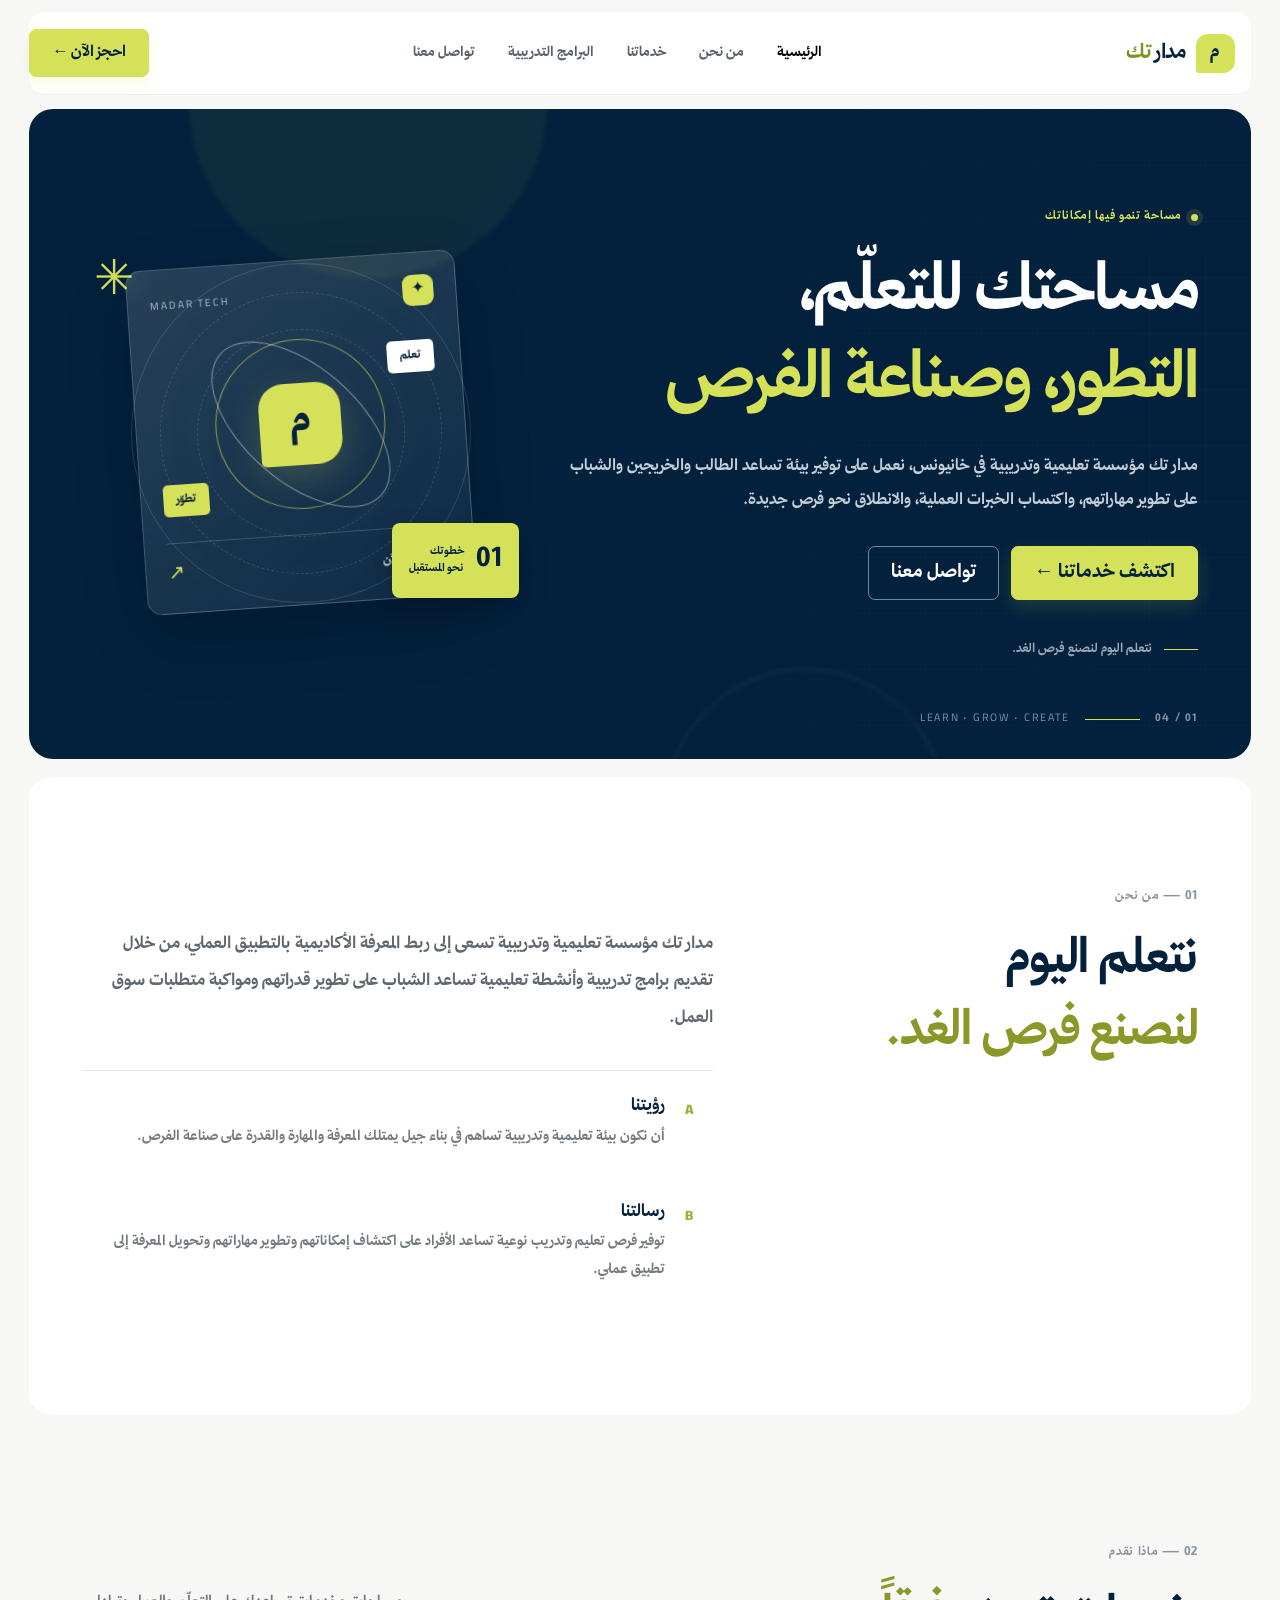
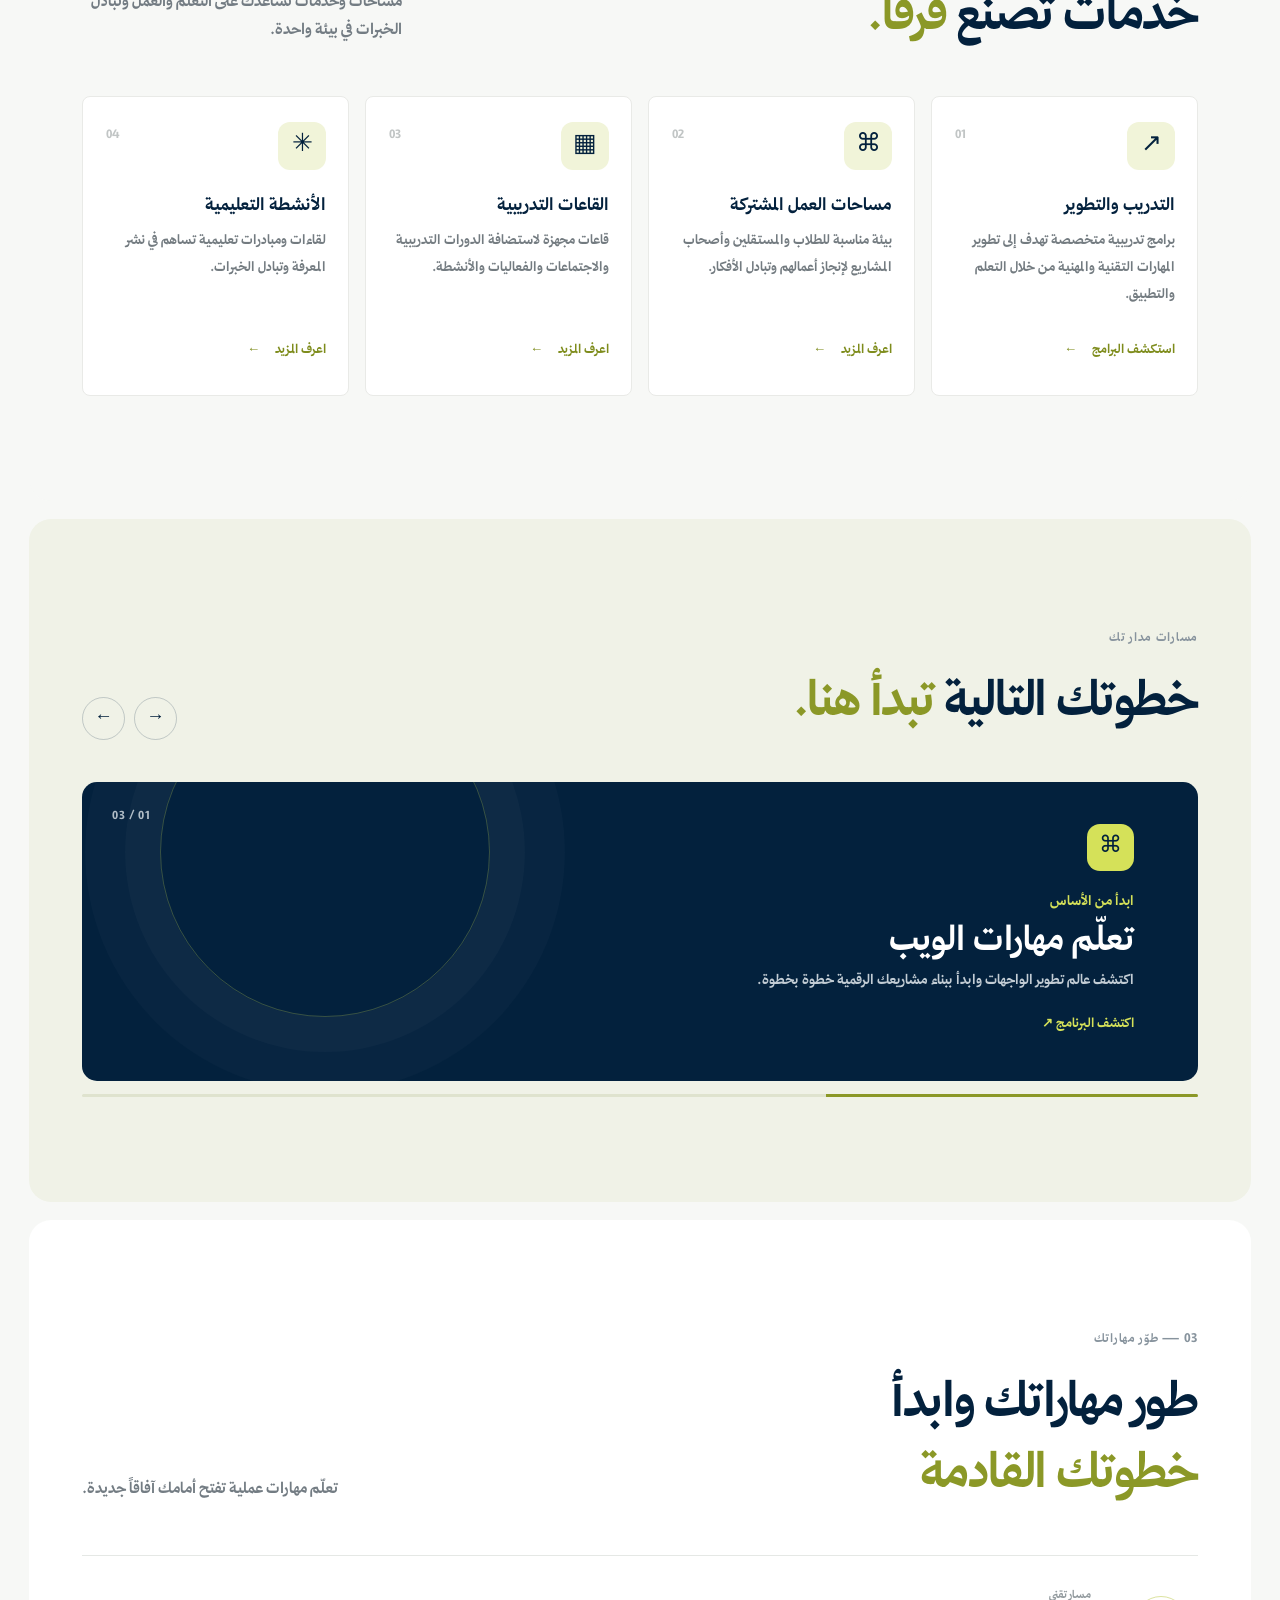
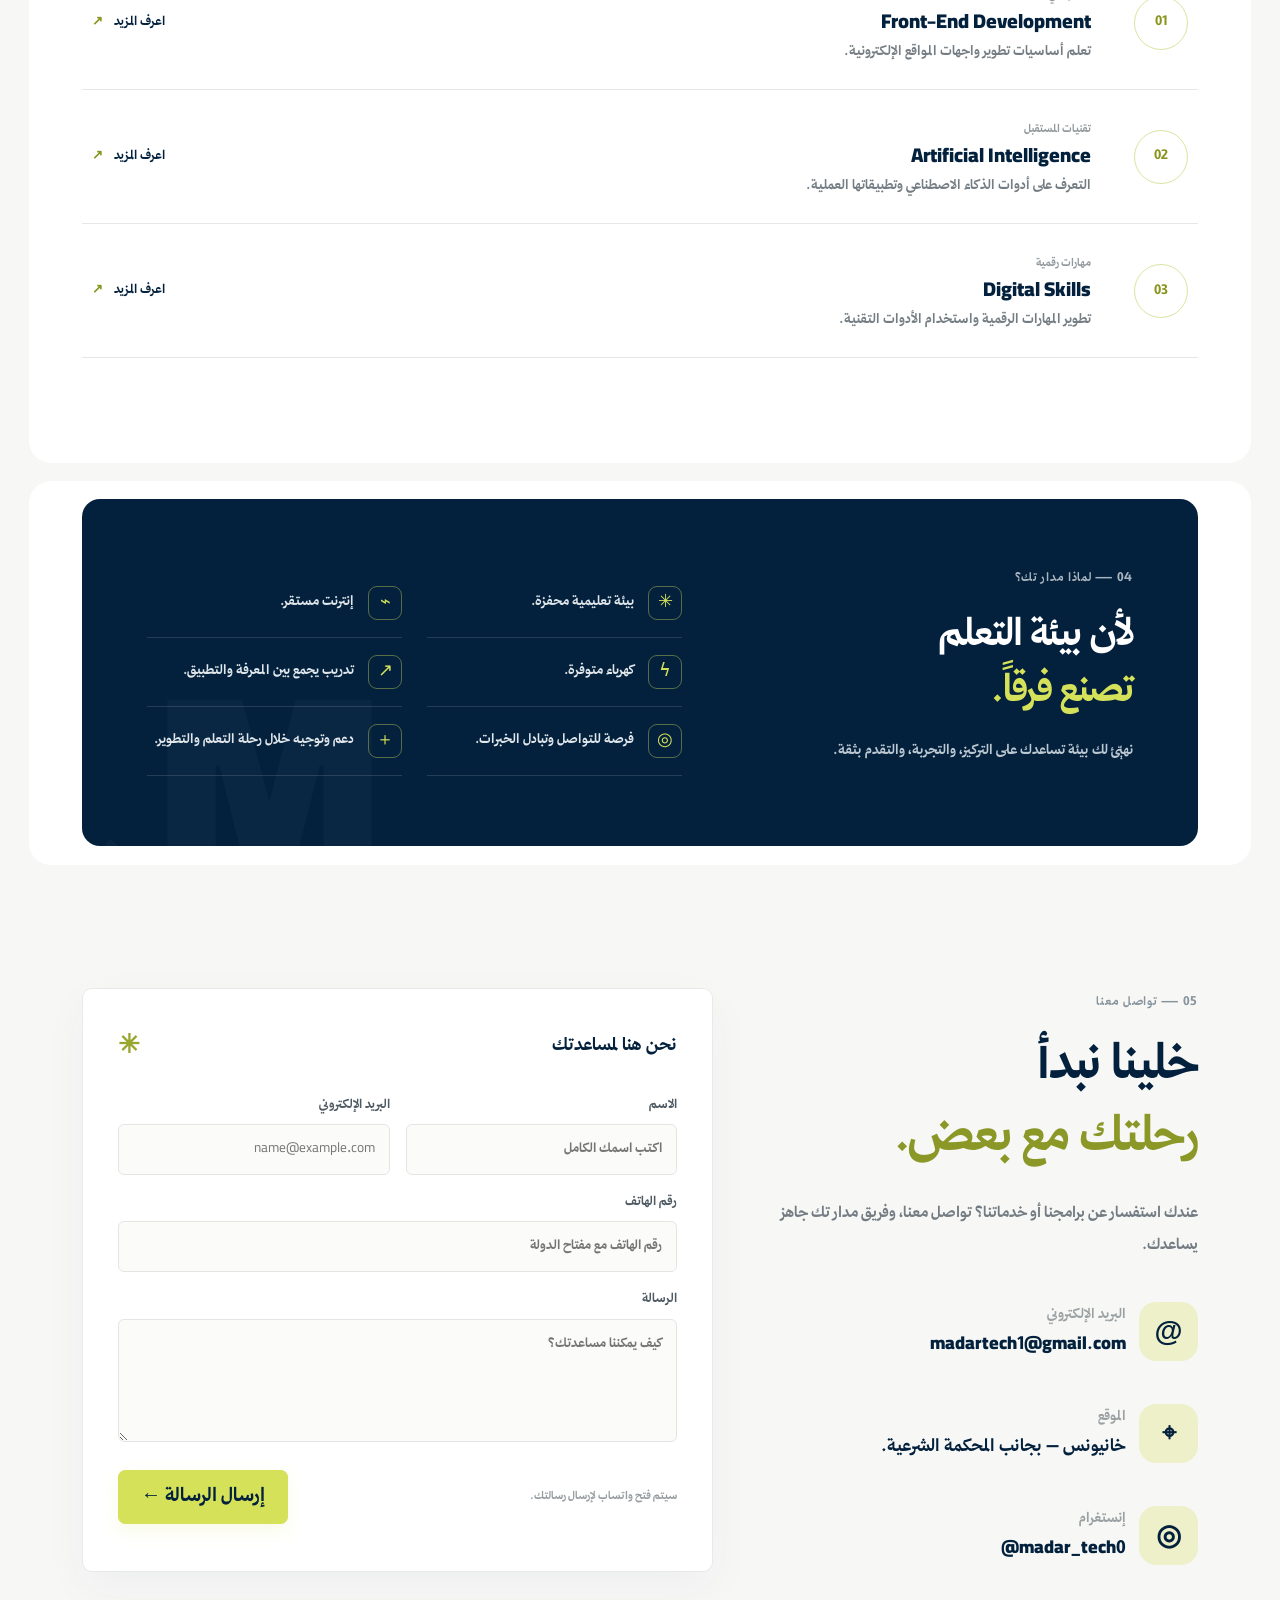
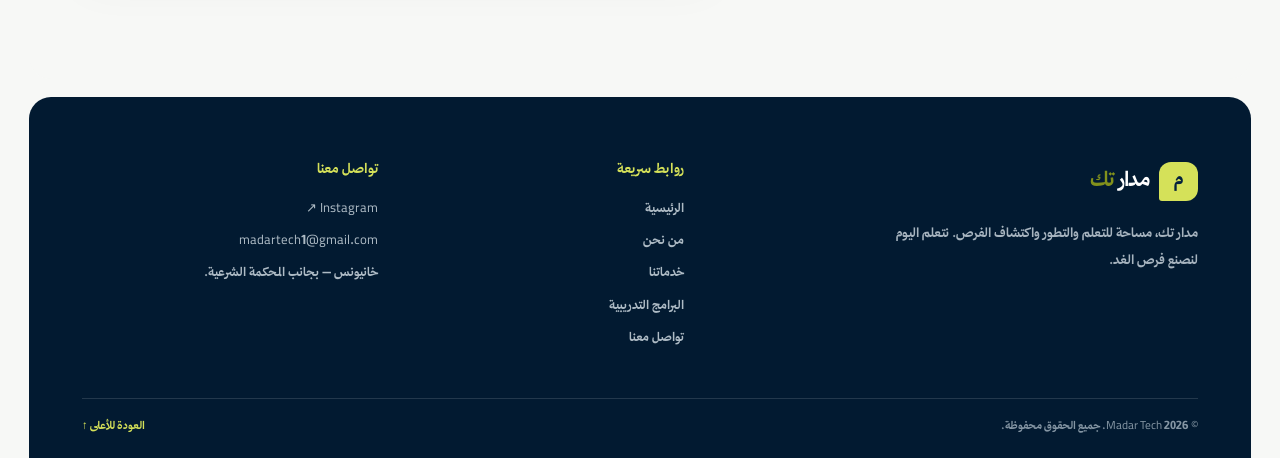
<file: madar tech landing page/index.html>
<!doctype html>
<html lang="ar" dir="rtl">
<head>
  <meta charset="utf-8">
  <meta name="viewport" content="width=device-width, initial-scale=1">
  <meta name="description" content="مدار تك - مساحتك للتعلّم، التطور، وصناعة الفرص">
  <title>مدار تك | نتعلم اليوم لنصنع فرص الغد</title>
  <link rel="preconnect" href="https://fonts.googleapis.com">
  <link rel="preconnect" href="https://fonts.gstatic.com" crossorigin>
  <link href="https://fonts.googleapis.com/css2?family=Cairo:wght@400;500;600;700;800;900&display=swap" rel="stylesheet">
  <link href="https://cdn.jsdelivr.net/npm/bootstrap@5.3.3/dist/css/bootstrap.min.css" rel="stylesheet">
  <link rel="stylesheet" href="css/style.css">
</head>
<body>
  <header class="site-header">
    <nav class="navbar navbar-expand-lg container" aria-label="التنقل الرئيسي">
      <a class="navbar-brand brand" href="#home" aria-label="مدار تك - الرئيسية">
        <span class="brand-mark">م</span><span>مدار <b>تك</b></span>
      </a>
      <button class="navbar-toggler" type="button" data-bs-toggle="collapse" data-bs-target="#mainNav"
        aria-controls="mainNav" aria-expanded="false" aria-label="فتح القائمة">
        <span class="navbar-toggler-icon"></span>
      </button>
      <div class="collapse navbar-collapse" id="mainNav">
        <ul class="navbar-nav mx-auto mb-2 mb-lg-0">
          <li class="nav-item"><a class="nav-link active" href="#home">الرئيسية</a></li>
          <li class="nav-item"><a class="nav-link" href="#about">من نحن</a></li>
          <li class="nav-item"><a class="nav-link" href="#services">خدماتنا</a></li>
          <li class="nav-item"><a class="nav-link" href="#programs">البرامج التدريبية</a></li>
          <li class="nav-item"><a class="nav-link" href="#contact">تواصل معنا</a></li>
        </ul>
        <a class="btn btn-lime nav-cta" href="#contact">احجز الآن <span aria-hidden="true">←</span></a>
      </div>
    </nav>
  </header>

  <main>
    <section class="hero-section" id="home">
      <div class="hero-orb orb-one"></div><div class="hero-orb orb-two"></div>
      <div class="container hero-content">
        <div class="row align-items-center g-5">
          <div class="col-lg-7">
            <span class="eyebrow"><span class="eyebrow-dot"></span> مساحة تنمو فيها إمكاناتك</span>
            <h1>مساحتك للتعلّم،<br><span>التطور، وصناعة الفرص</span></h1>
            <p class="hero-lead">مدار تك مؤسسة تعليمية وتدريبية في خانيونس، نعمل على توفير بيئة تساعد الطالب والخريجين والشباب على تطوير مهاراتهم، واكتساب الخبرات العملية، والانطلاق نحو فرص جديدة.</p>
            <div class="hero-actions">
              <a class="btn btn-lime btn-lg" href="#services">اكتشف خدماتنا <span aria-hidden="true">←</span></a>
              <a class="btn btn-outline-light btn-lg" href="#contact">تواصل معنا</a>
            </div>
            <div class="hero-note"><span class="note-line"></span> نتعلم اليوم لنصنع فرص الغد.</div>
          </div>
          <div class="col-lg-5">
            <div class="hero-visual" aria-label="تصميم تجريدي يرمز للتعلم والتطور">
              <div class="visual-grid"></div>
              <div class="visual-card card-main">
                <div class="visual-top"><span class="visual-icon">✦</span><span class="visual-label">MADAR TECH</span></div>
                <div class="visual-graphic"><div class="graphic-ring ring-a"></div><div class="graphic-ring ring-b"></div><div class="graphic-core">م</div><span class="float-chip chip-a">تعلم</span><span class="float-chip chip-b">تطوّر</span></div>
                <div class="visual-bottom"><span>ابدأ رحلتك الآن</span><span class="visual-arrow">↗</span></div>
              </div>
              <div class="floating-stat"><strong>01</strong><span>خطوتك<br>نحو المستقبل</span></div>
              <div class="floating-spark">✳</div>
            </div>
          </div>
        </div>
      </div>
      <div class="hero-bottom container"><span>01 / 04</span><span class="bottom-rule"></span><span>LEARN · GROW · CREATE</span></div>
    </section>

    <section class="section about-section" id="about">
      <div class="container">
        <div class="section-kicker">01 — من نحن</div>
        <div class="row g-5 align-items-start">
          <div class="col-lg-5"><h2 class="section-title">نتعلم اليوم<br><span>لنصنع فرص الغد.</span></h2></div>
          <div class="col-lg-7">
            <p class="about-intro">مدار تك مؤسسة تعليمية وتدريبية تسعى إلى ربط المعرفة الأكاديمية بالتطبيق العملي، من خلال تقديم برامج تدريبية وأنشطة تعليمية تساعد الشباب على تطوير قدراتهم ومواكبة متطلبات سوق العمل.</p>
            <div class="about-values">
              <article class="value-item value-hover-card"><span class="value-number">A</span><div><h3>رؤيتنا</h3><p>أن نكون بيئة تعليمية وتدريبية تساهم في بناء جيل يمتلك المعرفة والمهارة والقدرة على صناعة الفرص.</p></div></article>
              <article class="value-item value-hover-card"><span class="value-number">B</span><div><h3>رسالتنا</h3><p>توفير فرص تعليم وتدريب نوعية تساعد الأفراد على اكتشاف إمكاناتهم وتطوير مهاراتهم وتحويل المعرفة إلى تطبيق عملي.</p></div></article>
            </div>
          </div>
        </div>
      </div>
    </section>

    <section class="section services-section" id="services">
      <div class="container">
        <div class="section-heading">
          <div><div class="section-kicker">02 — ماذا نقدم</div><h2 class="section-title">خدمات تصنع <span>فرقاً.</span></h2></div>
          <p>مساحات وخدمات تساعدك على التعلّم والعمل وتبادل الخبرات في بيئة واحدة.</p>
        </div>
        <div class="row g-3">
          <div class="col-md-6 col-lg-3"><article class="service-card"><span class="service-icon">↗</span><span class="card-index">01</span><h3>التدريب والتطوير</h3><p>برامج تدريبية متخصصة تهدف إلى تطوير المهارات التقنية والمهنية من خلال التعلم والتطبيق.</p><a href="#programs" aria-label="استكشف البرامج التدريبية">استكشف البرامج <span>←</span></a></article></div>
          <div class="col-md-6 col-lg-3"><article class="service-card"><span class="service-icon">⌘</span><span class="card-index">02</span><h3>مساحات العمل المشتركة</h3><p>بيئة مناسبة للطلاب والمستقلين وأصحاب المشاريع لإنجاز أعمالهم وتبادل الأفكار.</p><a href="#contact">اعرف المزيد <span>←</span></a></article></div>
          <div class="col-md-6 col-lg-3"><article class="service-card"><span class="service-icon">▦</span><span class="card-index">03</span><h3>القاعات التدريبية</h3><p>قاعات مجهزة لاستضافة الدورات التدريبية والاجتماعات والفعاليات والأنشطة.</p><a href="#contact">اعرف المزيد <span>←</span></a></article></div>
          <div class="col-md-6 col-lg-3"><article class="service-card"><span class="service-icon">✳</span><span class="card-index">04</span><h3>الأنشطة التعليمية</h3><p>لقاءات ومبادرات تعليمية تساهم في نشر المعرفة وتبادل الخبرات.</p><a href="#contact">اعرف المزيد <span>←</span></a></article></div>
        </div>
      </div>
    </section>


    <section class="section spotlight-section" id="spotlight">
      <div class="container">
        <div class="section-heading">
          <div><div class="section-kicker">مسارات مدار تك</div><h2 class="section-title">خطوتك التالية <span>تبدأ هنا.</span></h2></div>
          <div class="slider-controls"><button type="button" class="slider-btn" id="slidePrev" aria-label="الشريحة السابقة">→</button><button type="button" class="slider-btn" id="slideNext" aria-label="الشريحة التالية">←</button></div>
        </div>
        <div class="spotlight-window">
          <div class="spotlight-track" id="spotlightTrack">
            <article class="spotlight-slide"><span class="slide-count">01 / 03</span><span class="slide-symbol">⌘</span><small>ابدأ من الأساس</small><h3>تعلّم مهارات الويب</h3><p>اكتشف عالم تطوير الواجهات وابدأ ببناء مشاريعك الرقمية خطوة بخطوة.</p><a href="#programs">اكتشف البرنامج ↗</a></article>
            <article class="spotlight-slide"><span class="slide-count">02 / 03</span><span class="slide-symbol">✳</span><small>اكتشف أدوات المستقبل</small><h3>الذكاء الاصطناعي</h3><p>تعرّف على أدوات الذكاء الاصطناعي وكيف توظفها في الدراسة والعمل.</p><a href="#programs">اكتشف البرنامج ↗</a></article>
            <article class="spotlight-slide"><span class="slide-count">03 / 03</span><span class="slide-symbol">↗</span><small>طوّر حضورك الرقمي</small><h3>المهارات الرقمية</h3><p>عزّز مهاراتك الرقمية واستخدم الأدوات التقنية بثقة وفاعلية.</p><a href="#programs">اكتشف البرنامج ↗</a></article>
          </div>
        </div>
        <div class="slider-progress"><span id="sliderProgress"></span></div>
      </div>
    </section>

    <section class="section programs-section" id="programs">
      <div class="container">
        <div class="section-heading">
          <div><div class="section-kicker">03 — طوّر مهاراتك</div><h2 class="section-title">طور مهاراتك وابدأ<br><span>خطوتك القادمة</span></h2></div>
          <p>تعلّم مهارات عملية تفتح أمامك آفاقاً جديدة.</p>
        </div>
        <div class="program-list">
          <article class="program-row"><div class="program-symbol">01</div><div class="program-info"><span>مسار تقني</span><h3>Front-End Development</h3><p>تعلم أساسيات تطوير واجهات المواقع الإلكترونية.</p></div><a class="program-link" href="#contact" aria-label="اعرف المزيد عن Front-End Development">اعرف المزيد <span>↗</span></a></article>
          <article class="program-row"><div class="program-symbol">02</div><div class="program-info"><span>تقنيات المستقبل</span><h3>Artificial Intelligence</h3><p>التعرف على أدوات الذكاء الاصطناعي وتطبيقاتها العملية.</p></div><a class="program-link" href="#contact" aria-label="اعرف المزيد عن Artificial Intelligence">اعرف المزيد <span>↗</span></a></article>
          <article class="program-row"><div class="program-symbol">03</div><div class="program-info"><span>مهارات رقمية</span><h3>Digital Skills</h3><p>تطوير المهارات الرقمية واستخدام الأدوات التقنية.</p></div><a class="program-link" href="#contact" aria-label="اعرف المزيد عن Digital Skills">اعرف المزيد <span>↗</span></a></article>
        </div>
      </div>
    </section>

    <section class="why-section">
      <div class="container">
        <div class="why-panel">
          <div class="why-heading"><div class="section-kicker">04 — لماذا مدار تك؟</div><h2 class="section-title">لأن بيئة التعلم<br><span>تصنع فرقاً.</span></h2><p>نهيّئ لك بيئة تساعدك على التركيز، والتجربة، والتقدم بثقة.</p></div>
          <div class="features-grid">
            <div class="feature"><span>✳</span><p>بيئة تعليمية محفزة.</p></div>
            <div class="feature"><span>⌁</span><p>إنترنت مستقر.</p></div>
            <div class="feature"><span>ϟ</span><p>كهرباء متوفرة.</p></div>
            <div class="feature"><span>↗</span><p>تدريب يجمع بين المعرفة والتطبيق.</p></div>
            <div class="feature"><span>◎</span><p>فرصة للتواصل وتبادل الخبرات.</p></div>
            <div class="feature"><span>＋</span><p>دعم وتوجيه خلال رحلة التعلم والتطوير.</p></div>
          </div>
          <div class="why-decoration">M.</div>
        </div>
      </div>
    </section>

    <section class="section contact-section" id="contact">
      <div class="container">
        <div class="row g-5">
          <div class="col-lg-5 contact-copy"><div class="section-kicker">05 — تواصل معنا</div><h2 class="section-title">خلينا نبدأ<br><span>رحلتك مع بعض.</span></h2><p>عندك استفسار عن برامجنا أو خدماتنا؟ تواصل معنا، وفريق مدار تك جاهز يساعدك.</p>
            <div class="contact-details contact-details-reference">
              <a href="mailto:madartech1@gmail.com" class="contact-detail-row"><span class="detail-icon email-icon">@</span><span class="detail-text"><small>البريد الإلكتروني</small><strong>madartech1@gmail.com</strong></span></a>
              <div class="contact-detail-row"><span class="detail-icon location-icon">⌖</span><span class="detail-text"><small>الموقع</small><strong>خانيونس – بجانب المحكمة الشرعية.</strong></span></div>
              <a href="https://www.instagram.com/madar_tech0" target="_blank" rel="noopener" class="contact-detail-row"><span class="detail-icon instagram-icon">◎</span><span class="detail-text"><small>إنستغرام</small><strong dir="ltr">@madar_tech0</strong></span></a>
            </div>
          </div>
          <div class="col-lg-7">
            <form class="contact-form" id="contactForm">
              <div class="form-heading"><span>نحن هنا لمساعدتك</span><span class="form-star">✳</span></div>
              <div class="row g-3">
                <div class="col-md-6"><label for="name">الاسم</label><input id="name" name="name" type="text" placeholder="اكتب اسمك الكامل" required></div>
                <div class="col-md-6"><label for="email">البريد الإلكتروني</label><input id="email" name="email" type="email" placeholder="name@example.com" required></div>
                <div class="col-12"><label for="phone">رقم الهاتف</label><input id="phone" name="phone" type="tel" placeholder="رقم الهاتف مع مفتاح الدولة" required></div>
                <div class="col-12"><label for="message">الرسالة</label><textarea id="message" name="message" rows="4" placeholder="كيف يمكننا مساعدتك؟" required></textarea></div>
                <div class="col-12 d-flex align-items-center justify-content-between flex-wrap gap-3"><small class="form-hint">سيتم فتح واتساب لإرسال رسالتك.</small><button class="btn btn-lime btn-lg" type="submit">إرسال الرسالة <span>←</span></button></div>
              </div>
              <p class="form-feedback" id="formFeedback" role="status" aria-live="polite"></p>
            </form>
          </div>
        </div>
      </div>
    </section>
  </main>

  <footer class="site-footer">
    <div class="container">
      <div class="footer-main">
        <div class="footer-brand"><a class="brand brand-light" href="#home"><span class="brand-mark">م</span><span>مدار <b>تك</b></span></a><p>مدار تك، مساحة للتعلم والتطور واكتشاف الفرص. نتعلم اليوم لنصنع فرص الغد.</p></div>
        <div class="footer-links"><h3>روابط سريعة</h3><a href="#home">الرئيسية</a><a href="#about">من نحن</a><a href="#services">خدماتنا</a><a href="#programs">البرامج التدريبية</a><a href="#contact">تواصل معنا</a></div>
        <div class="footer-links"><h3>تواصل معنا</h3><a href="https://www.instagram.com/madar_tech0" target="_blank" rel="noopener">Instagram ↗</a><a href="mailto:madartech1@gmail.com">madartech1@gmail.com</a><span>خانيونس – بجانب المحكمة الشرعية.</span></div>
      </div>
      <div class="footer-bottom"><span>© <span id="year"></span> Madar Tech. جميع الحقوق محفوظة.</span><a href="#home">العودة للأعلى ↑</a></div>
    </div>
  </footer>

  <script src="https://cdn.jsdelivr.net/npm/bootstrap@5.3.3/dist/js/bootstrap.bundle.min.js"></script>
  <script src="js/main.js"></script>
</body>
</html>
</file>
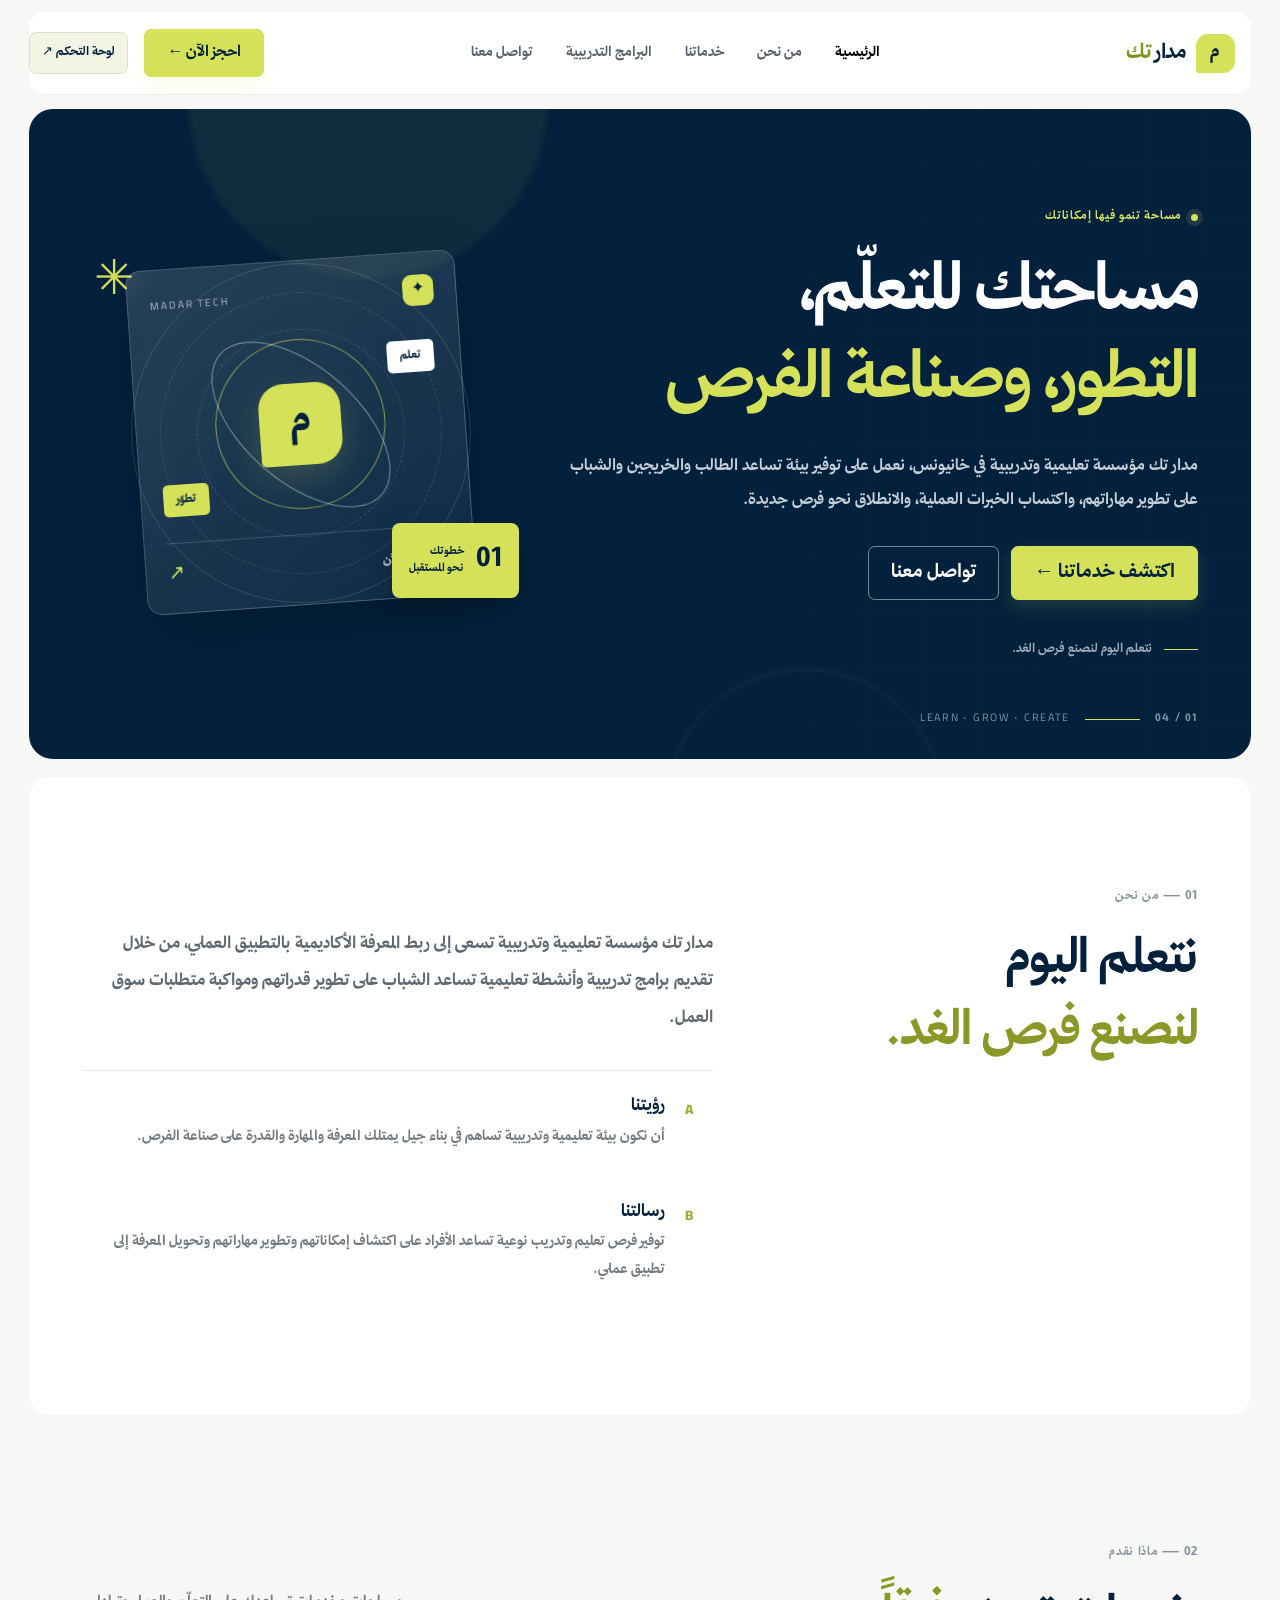
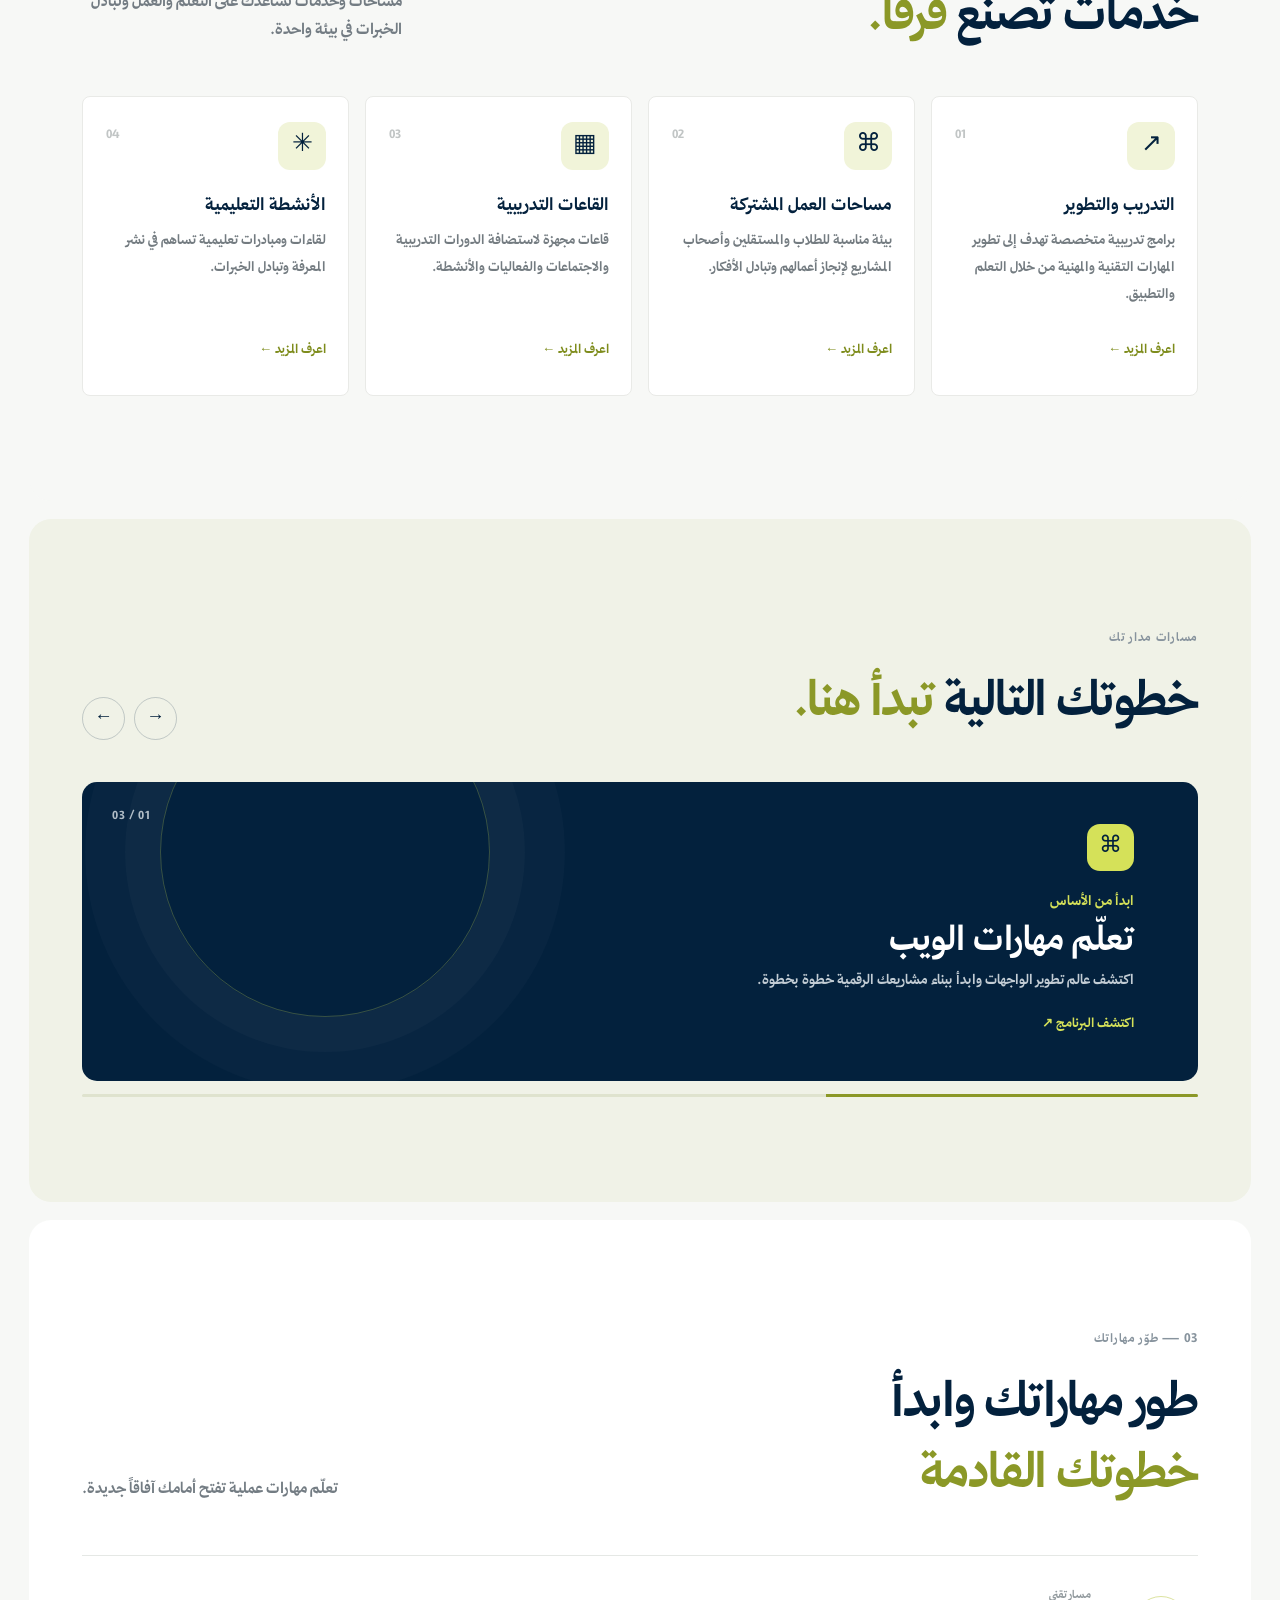
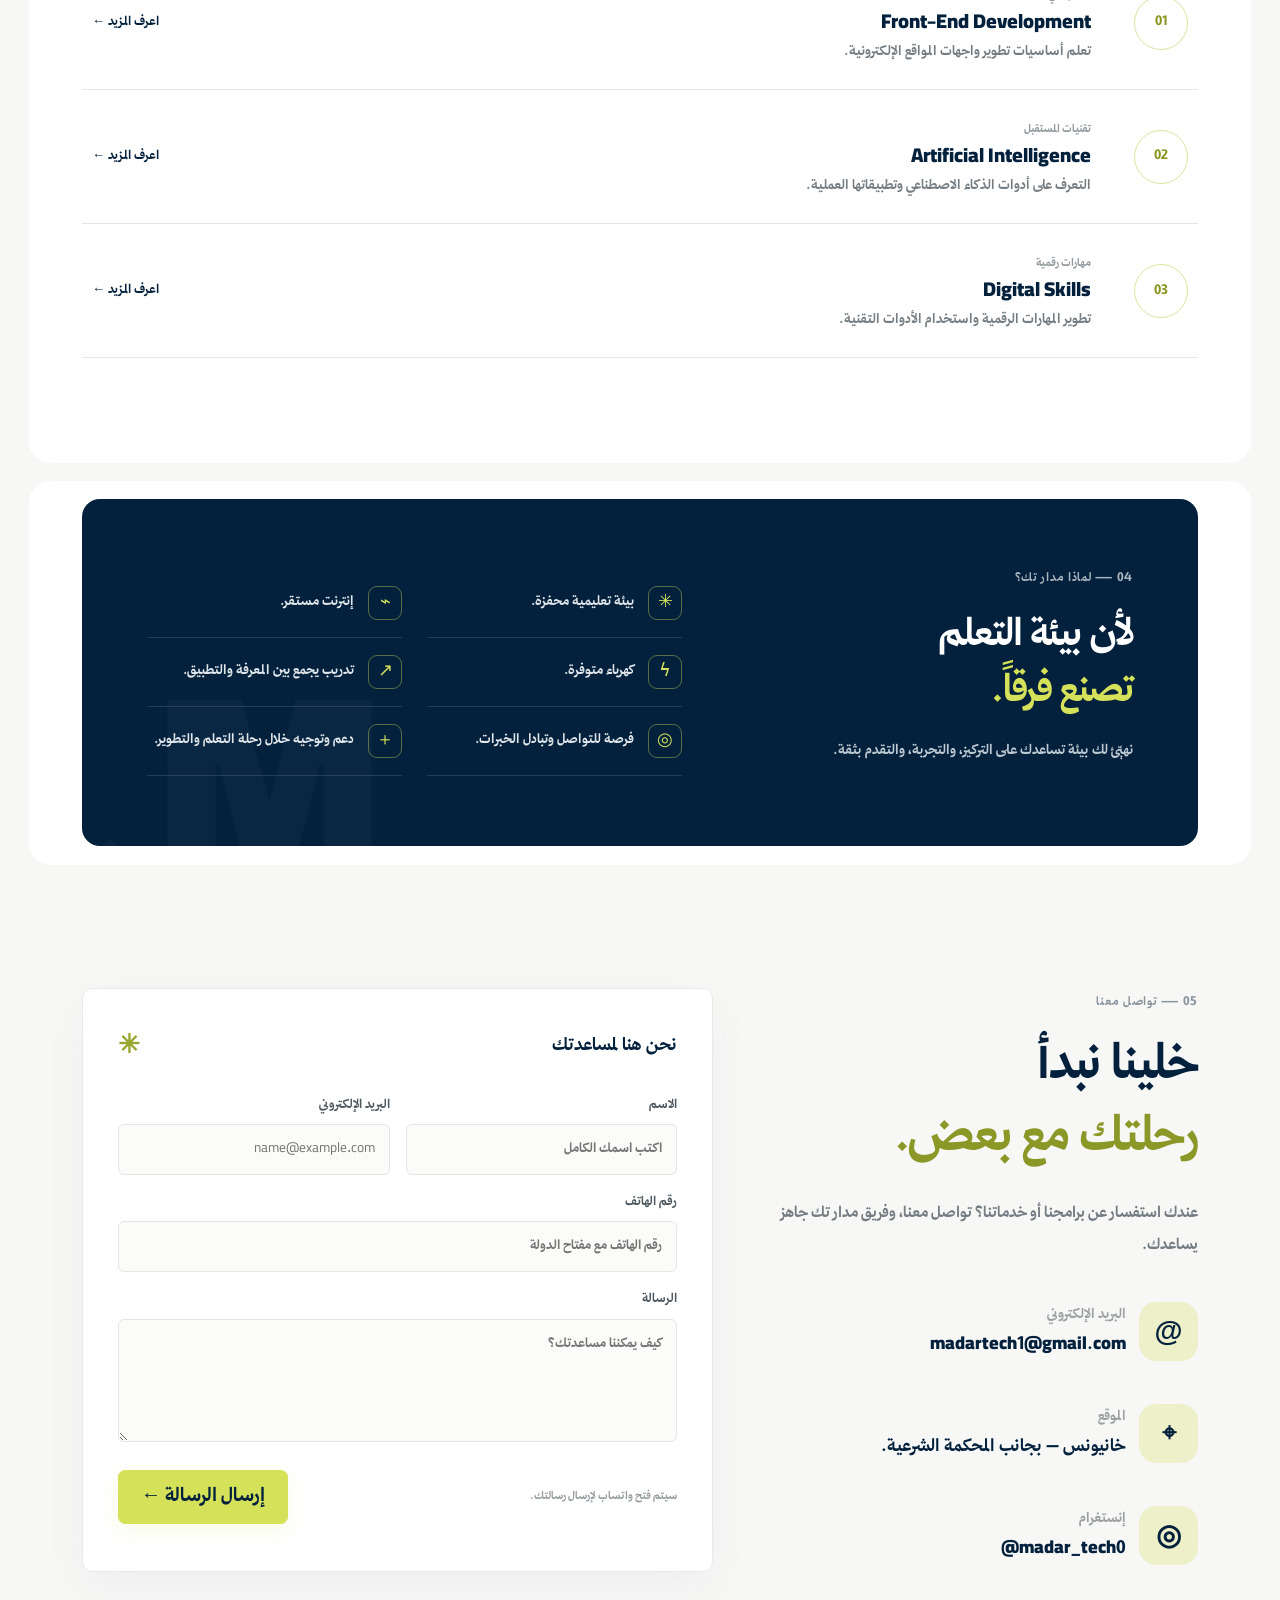
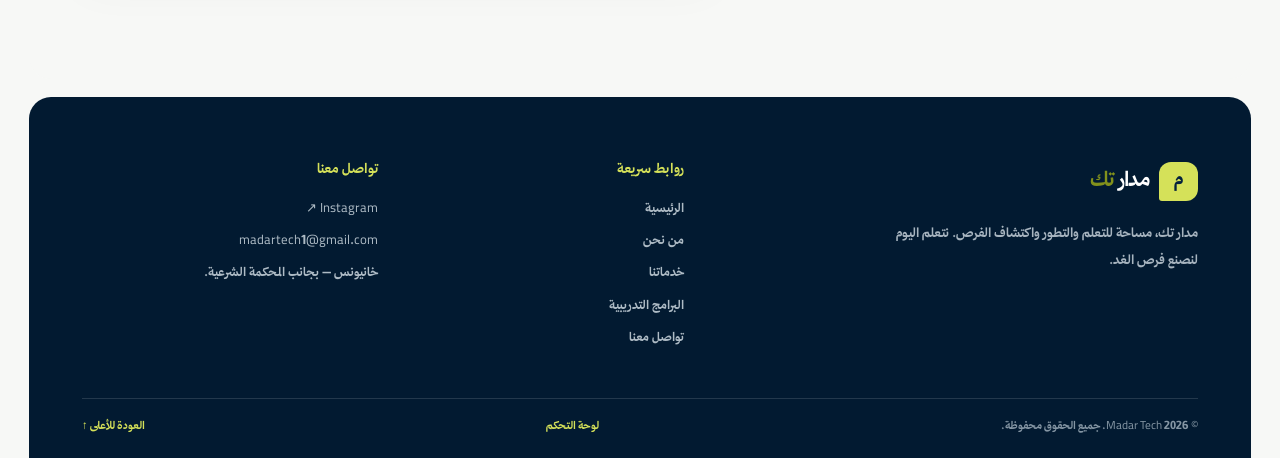
<file: madar tech landing page/madar tech landing page/index.html>
<!doctype html>
<html lang="ar" dir="rtl">
<head>
  <meta charset="utf-8">
  <meta name="viewport" content="width=device-width, initial-scale=1">
  <meta name="description" content="مدار تك - مساحتك للتعلّم، التطور، وصناعة الفرص">
  <title>مدار تك | نتعلم اليوم لنصنع فرص الغد</title>
  <link rel="preconnect" href="https://fonts.googleapis.com">
  <link rel="preconnect" href="https://fonts.gstatic.com" crossorigin>
  <link href="https://fonts.googleapis.com/css2?family=Cairo:wght@400;500;600;700;800;900&display=swap" rel="stylesheet">
  <link href="https://cdn.jsdelivr.net/npm/bootstrap@5.3.3/dist/css/bootstrap.min.css" rel="stylesheet">
  <link rel="stylesheet" href="style.css">
</head>
<body>
  <header class="site-header">
    <nav class="navbar navbar-expand-lg container" aria-label="التنقل الرئيسي">
      <a class="navbar-brand brand" href="#home" aria-label="مدار تك - الرئيسية">
        <span class="brand-mark">م</span><span>مدار <b>تك</b></span>
      </a>
      <a class="dashboard-access" href="./dashboard/admin.html" aria-label="فتح لوحة التحكم">لوحة التحكم <span aria-hidden="true">↗</span></a>
      <button class="navbar-toggler" type="button" data-bs-toggle="collapse" data-bs-target="#mainNav"
        aria-controls="mainNav" aria-expanded="false" aria-label="فتح القائمة">
        <span class="navbar-toggler-icon"></span>
      </button>
      <div class="collapse navbar-collapse" id="mainNav">
        <ul class="navbar-nav mx-auto mb-2 mb-lg-0">
          <li class="nav-item"><a class="nav-link active" href="#home">الرئيسية</a></li>
          <li class="nav-item"><a class="nav-link" href="#about">من نحن</a></li>
          <li class="nav-item"><a class="nav-link" href="#services">خدماتنا</a></li>
          <li class="nav-item"><a class="nav-link" href="#programs">البرامج التدريبية</a></li>
          <li class="nav-item"><a class="nav-link" href="#contact">تواصل معنا</a></li>
        </ul>
        <a class="btn btn-lime nav-cta" href="#contact">احجز الآن <span aria-hidden="true">←</span></a>
      </div>
    </nav>
  </header>

  <main>
    <section class="hero-section" id="home">
      <div class="hero-orb orb-one"></div><div class="hero-orb orb-two"></div>
      <div class="container hero-content">
        <div class="row align-items-center g-5">
          <div class="col-lg-7">
            <span class="eyebrow"><span class="eyebrow-dot"></span> مساحة تنمو فيها إمكاناتك</span>
            <h1>مساحتك للتعلّم،<br><span>التطور، وصناعة الفرص</span></h1>
            <p class="hero-lead">مدار تك مؤسسة تعليمية وتدريبية في خانيونس، نعمل على توفير بيئة تساعد الطالب والخريجين والشباب على تطوير مهاراتهم، واكتساب الخبرات العملية، والانطلاق نحو فرص جديدة.</p>
            <div class="hero-actions">
              <a class="btn btn-lime btn-lg" href="#services">اكتشف خدماتنا <span aria-hidden="true">←</span></a>
              <a class="btn btn-outline-light btn-lg" href="#contact">تواصل معنا</a>
            </div>
            <div class="hero-note"><span class="note-line"></span> نتعلم اليوم لنصنع فرص الغد.</div>
          </div>
          <div class="col-lg-5">
            <div class="hero-visual" aria-label="تصميم تجريدي يرمز للتعلم والتطور">
              <div class="visual-grid"></div>
              <div class="visual-card card-main">
                <div class="visual-top"><span class="visual-icon">✦</span><span class="visual-label">MADAR TECH</span></div>
                <div class="visual-graphic"><div class="graphic-ring ring-a"></div><div class="graphic-ring ring-b"></div><div class="graphic-core">م</div><span class="float-chip chip-a">تعلم</span><span class="float-chip chip-b">تطوّر</span></div>
                <div class="visual-bottom"><span>ابدأ رحلتك الآن</span><span class="visual-arrow">↗</span></div>
              </div>
              <div class="floating-stat"><strong>01</strong><span>خطوتك<br>نحو المستقبل</span></div>
              <div class="floating-spark">✳</div>
            </div>
          </div>
        </div>
      </div>
      <div class="hero-bottom container"><span>01 / 04</span><span class="bottom-rule"></span><span>LEARN · GROW · CREATE</span></div>
    </section>

    <section class="section about-section" id="about">
      <div class="container">
        <div class="section-kicker">01 — من نحن</div>
        <div class="row g-5 align-items-start">
          <div class="col-lg-5"><h2 class="section-title">نتعلم اليوم<br><span>لنصنع فرص الغد.</span></h2></div>
          <div class="col-lg-7">
            <p class="about-intro">مدار تك مؤسسة تعليمية وتدريبية تسعى إلى ربط المعرفة الأكاديمية بالتطبيق العملي، من خلال تقديم برامج تدريبية وأنشطة تعليمية تساعد الشباب على تطوير قدراتهم ومواكبة متطلبات سوق العمل.</p>
            <div class="about-values">
              <article class="value-item value-hover-card"><span class="value-number">A</span><div><h3>رؤيتنا</h3><p>أن نكون بيئة تعليمية وتدريبية تساهم في بناء جيل يمتلك المعرفة والمهارة والقدرة على صناعة الفرص.</p></div></article>
              <article class="value-item value-hover-card"><span class="value-number">B</span><div><h3>رسالتنا</h3><p>توفير فرص تعليم وتدريب نوعية تساعد الأفراد على اكتشاف إمكاناتهم وتطوير مهاراتهم وتحويل المعرفة إلى تطبيق عملي.</p></div></article>
            </div>
          </div>
        </div>
      </div>
    </section>

    <section class="section services-section" id="services">
      <div class="container">
        <div class="section-heading">
          <div><div class="section-kicker">02 — ماذا نقدم</div><h2 class="section-title">خدمات تصنع <span>فرقاً.</span></h2></div>
          <p>مساحات وخدمات تساعدك على التعلّم والعمل وتبادل الخبرات في بيئة واحدة.</p>
        </div>
        <div class="row g-3">
          <div class="col-md-6 col-lg-3"><article class="service-card"><span class="service-icon">↗</span><span class="card-index">01</span><h3>التدريب والتطوير</h3><p>برامج تدريبية متخصصة تهدف إلى تطوير المهارات التقنية والمهنية من خلال التعلم والتطبيق.</p><a href="#programs" aria-label="استكشف البرامج التدريبية">استكشف البرامج <span>←</span></a></article></div>
          <div class="col-md-6 col-lg-3"><article class="service-card"><span class="service-icon">⌘</span><span class="card-index">02</span><h3>مساحات العمل المشتركة</h3><p>بيئة مناسبة للطلاب والمستقلين وأصحاب المشاريع لإنجاز أعمالهم وتبادل الأفكار.</p><a href="#contact">اعرف المزيد <span>←</span></a></article></div>
          <div class="col-md-6 col-lg-3"><article class="service-card"><span class="service-icon">▦</span><span class="card-index">03</span><h3>القاعات التدريبية</h3><p>قاعات مجهزة لاستضافة الدورات التدريبية والاجتماعات والفعاليات والأنشطة.</p><a href="#contact">اعرف المزيد <span>←</span></a></article></div>
          <div class="col-md-6 col-lg-3"><article class="service-card"><span class="service-icon">✳</span><span class="card-index">04</span><h3>الأنشطة التعليمية</h3><p>لقاءات ومبادرات تعليمية تساهم في نشر المعرفة وتبادل الخبرات.</p><a href="#contact">اعرف المزيد <span>←</span></a></article></div>
        </div>
      </div>
    </section>


    <section class="section spotlight-section" id="spotlight">
      <div class="container">
        <div class="section-heading">
          <div><div class="section-kicker">مسارات مدار تك</div><h2 class="section-title">خطوتك التالية <span>تبدأ هنا.</span></h2></div>
          <div class="slider-controls"><button type="button" class="slider-btn" id="slidePrev" aria-label="الشريحة السابقة">→</button><button type="button" class="slider-btn" id="slideNext" aria-label="الشريحة التالية">←</button></div>
        </div>
        <div class="spotlight-window">
          <div class="spotlight-track" id="spotlightTrack">
            <article class="spotlight-slide"><span class="slide-count">01 / 03</span><span class="slide-symbol">⌘</span><small>ابدأ من الأساس</small><h3>تعلّم مهارات الويب</h3><p>اكتشف عالم تطوير الواجهات وابدأ ببناء مشاريعك الرقمية خطوة بخطوة.</p><a href="#programs">اكتشف البرنامج ↗</a></article>
            <article class="spotlight-slide"><span class="slide-count">02 / 03</span><span class="slide-symbol">✳</span><small>اكتشف أدوات المستقبل</small><h3>الذكاء الاصطناعي</h3><p>تعرّف على أدوات الذكاء الاصطناعي وكيف توظفها في الدراسة والعمل.</p><a href="#programs">اكتشف البرنامج ↗</a></article>
            <article class="spotlight-slide"><span class="slide-count">03 / 03</span><span class="slide-symbol">↗</span><small>طوّر حضورك الرقمي</small><h3>المهارات الرقمية</h3><p>عزّز مهاراتك الرقمية واستخدم الأدوات التقنية بثقة وفاعلية.</p><a href="#programs">اكتشف البرنامج ↗</a></article>
          </div>
        </div>
        <div class="slider-progress"><span id="sliderProgress"></span></div>
      </div>
    </section>

    <section class="section programs-section" id="programs">
      <div class="container">
        <div class="section-heading">
          <div><div class="section-kicker">03 — طوّر مهاراتك</div><h2 class="section-title">طور مهاراتك وابدأ<br><span>خطوتك القادمة</span></h2></div>
          <p>تعلّم مهارات عملية تفتح أمامك آفاقاً جديدة.</p>
        </div>
        <div class="program-list">
          <article class="program-row"><div class="program-symbol">01</div><div class="program-info"><span>مسار تقني</span><h3>Front-End Development</h3><p>تعلم أساسيات تطوير واجهات المواقع الإلكترونية.</p></div><a class="program-link" href="#contact" aria-label="اعرف المزيد عن Front-End Development">اعرف المزيد <span>↗</span></a></article>
          <article class="program-row"><div class="program-symbol">02</div><div class="program-info"><span>تقنيات المستقبل</span><h3>Artificial Intelligence</h3><p>التعرف على أدوات الذكاء الاصطناعي وتطبيقاتها العملية.</p></div><a class="program-link" href="#contact" aria-label="اعرف المزيد عن Artificial Intelligence">اعرف المزيد <span>↗</span></a></article>
          <article class="program-row"><div class="program-symbol">03</div><div class="program-info"><span>مهارات رقمية</span><h3>Digital Skills</h3><p>تطوير المهارات الرقمية واستخدام الأدوات التقنية.</p></div><a class="program-link" href="#contact" aria-label="اعرف المزيد عن Digital Skills">اعرف المزيد <span>↗</span></a></article>
        </div>
      </div>
    </section>

    <section class="why-section">
      <div class="container">
        <div class="why-panel">
          <div class="why-heading"><div class="section-kicker">04 — لماذا مدار تك؟</div><h2 class="section-title">لأن بيئة التعلم<br><span>تصنع فرقاً.</span></h2><p>نهيّئ لك بيئة تساعدك على التركيز، والتجربة، والتقدم بثقة.</p></div>
          <div class="features-grid">
            <div class="feature"><span>✳</span><p>بيئة تعليمية محفزة.</p></div>
            <div class="feature"><span>⌁</span><p>إنترنت مستقر.</p></div>
            <div class="feature"><span>ϟ</span><p>كهرباء متوفرة.</p></div>
            <div class="feature"><span>↗</span><p>تدريب يجمع بين المعرفة والتطبيق.</p></div>
            <div class="feature"><span>◎</span><p>فرصة للتواصل وتبادل الخبرات.</p></div>
            <div class="feature"><span>＋</span><p>دعم وتوجيه خلال رحلة التعلم والتطوير.</p></div>
          </div>
          <div class="why-decoration">M.</div>
        </div>
      </div>
    </section>

    <section class="section contact-section" id="contact">
      <div class="container">
        <div class="row g-5">
          <div class="col-lg-5 contact-copy"><div class="section-kicker">05 — تواصل معنا</div><h2 class="section-title">خلينا نبدأ<br><span>رحلتك مع بعض.</span></h2><p>عندك استفسار عن برامجنا أو خدماتنا؟ تواصل معنا، وفريق مدار تك جاهز يساعدك.</p>
            <div class="contact-details contact-details-reference">
              <a href="mailto:madartech1@gmail.com" class="contact-detail-row"><span class="detail-icon email-icon">@</span><span class="detail-text"><small>البريد الإلكتروني</small><strong>madartech1@gmail.com</strong></span></a>
              <div class="contact-detail-row"><span class="detail-icon location-icon">⌖</span><span class="detail-text"><small>الموقع</small><strong>خانيونس – بجانب المحكمة الشرعية.</strong></span></div>
              <a href="https://www.instagram.com/madar_tech0" target="_blank" rel="noopener" class="contact-detail-row"><span class="detail-icon instagram-icon">◎</span><span class="detail-text"><small>إنستغرام</small><strong dir="ltr">@madar_tech0</strong></span></a>
            </div>
          </div>
          <div class="col-lg-7">
            <form class="contact-form" id="contactForm">
              <div class="form-heading"><span>نحن هنا لمساعدتك</span><span class="form-star">✳</span></div>
              <div class="row g-3">
                <div class="col-md-6"><label for="name">الاسم</label><input id="name" name="name" type="text" placeholder="اكتب اسمك الكامل" required></div>
                <div class="col-md-6"><label for="email">البريد الإلكتروني</label><input id="email" name="email" type="email" placeholder="name@example.com" required></div>
                <div class="col-12"><label for="phone">رقم الهاتف</label><input id="phone" name="phone" type="tel" placeholder="رقم الهاتف مع مفتاح الدولة" required></div>
                <div class="col-12"><label for="message">الرسالة</label><textarea id="message" name="message" rows="4" placeholder="كيف يمكننا مساعدتك؟" required></textarea></div>
                <div class="col-12 d-flex align-items-center justify-content-between flex-wrap gap-3"><small class="form-hint">سيتم فتح واتساب لإرسال رسالتك.</small><button class="btn btn-lime btn-lg" type="submit">إرسال الرسالة <span>←</span></button></div>
              </div>
              <p class="form-feedback" id="formFeedback" role="status" aria-live="polite"></p>
            </form>
          </div>
        </div>
      </div>
    </section>
  </main>

  <footer class="site-footer">
    <div class="container">
      <div class="footer-main">
        <div class="footer-brand"><a class="brand brand-light" href="#home"><span class="brand-mark">م</span><span>مدار <b>تك</b></span></a><p>مدار تك، مساحة للتعلم والتطور واكتشاف الفرص. نتعلم اليوم لنصنع فرص الغد.</p></div>
        <div class="footer-links"><h3>روابط سريعة</h3><a href="#home">الرئيسية</a><a href="#about">من نحن</a><a href="#services">خدماتنا</a><a href="#programs">البرامج التدريبية</a><a href="#contact">تواصل معنا</a></div>
        <div class="footer-links"><h3>تواصل معنا</h3><a href="https://www.instagram.com/madar_tech0" target="_blank" rel="noopener">Instagram ↗</a><a href="mailto:madartech1@gmail.com">madartech1@gmail.com</a><span>خانيونس – بجانب المحكمة الشرعية.</span></div>
      </div>
      <div class="footer-bottom"><span>© <span id="year"></span> Madar Tech. جميع الحقوق محفوظة.</span><a href="./dashboard/admin.html">لوحة التحكم</a><a href="#home">العودة للأعلى ↑</a></div>
    </div>
  </footer>

  <script src="https://cdn.jsdelivr.net/npm/bootstrap@5.3.3/dist/js/bootstrap.bundle.min.js"></script>
  <script src="site-data.js"></script>
  <script src="site-content.js"></script>
  <script src="main.js"></script>
</body>
</html>
</file>
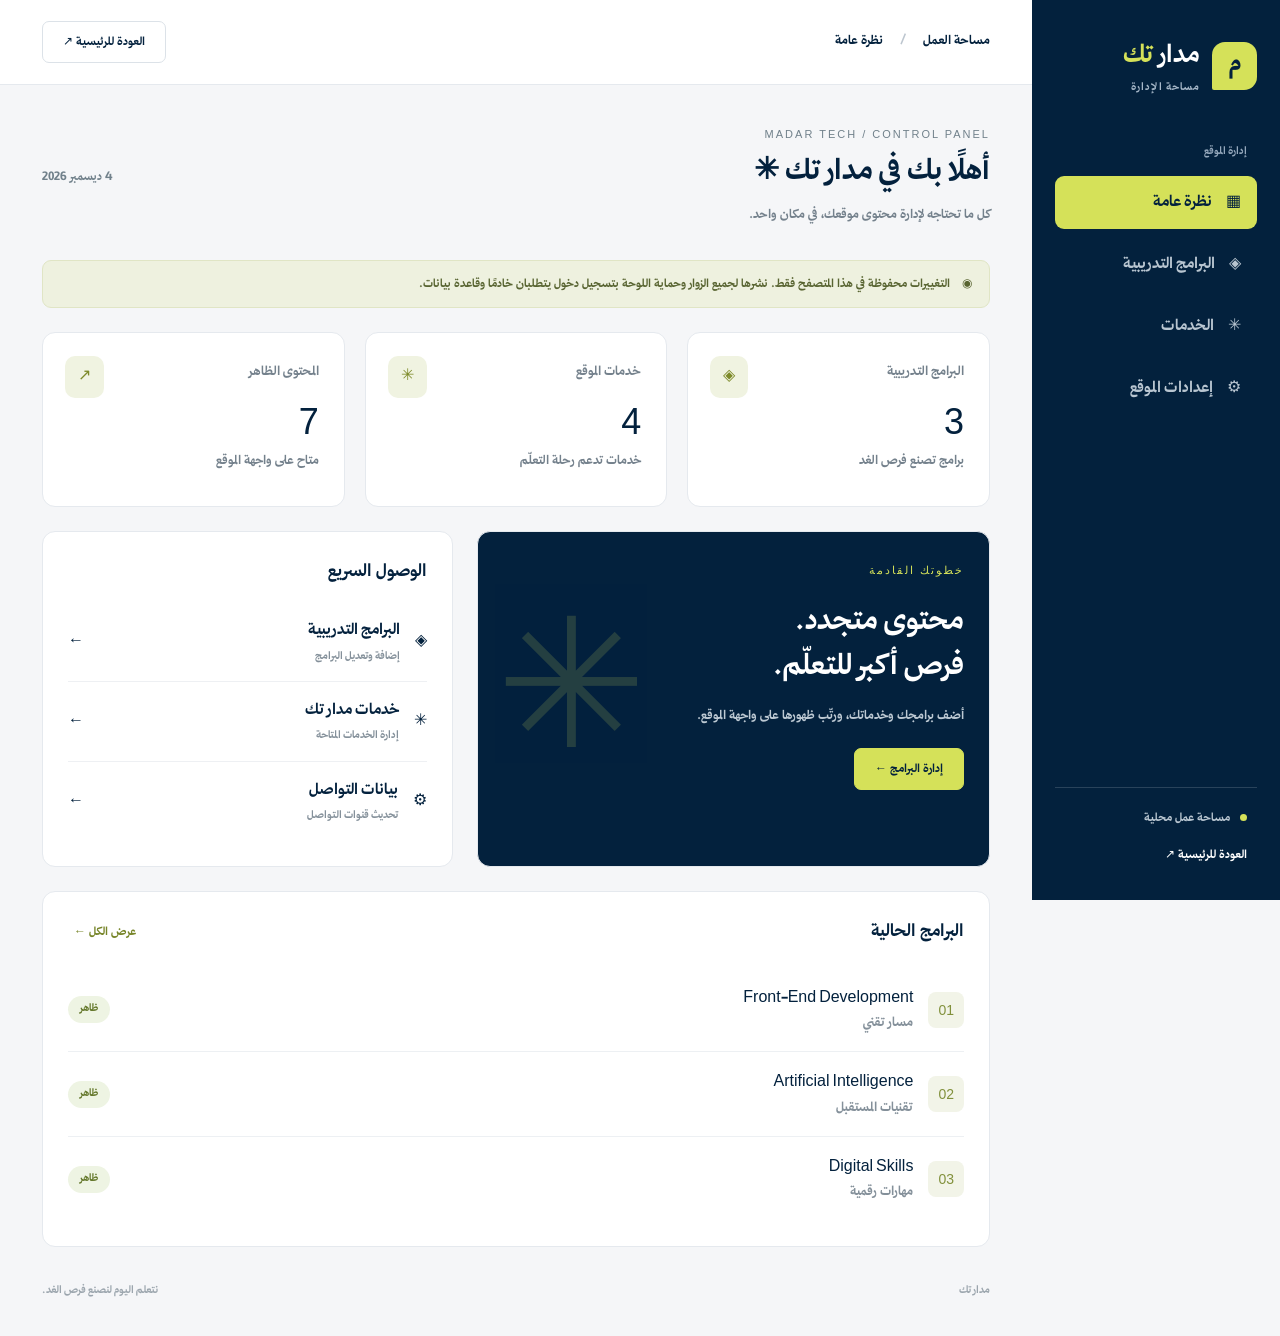
<file: madar tech landing page/madar tech landing page/dashboard/admin.html>
<!doctype html>
<html lang="ar" dir="rtl">
<head><meta charset="utf-8"><meta name="viewport" content="width=device-width,initial-scale=1"><title>لوحة التحكم | مدار تك</title><link rel="stylesheet" href="admin.css"><script src="../site-data.js" defer></script><script src="admin.js" defer></script></head>
<body>
<aside class="sidebar"><a class="brand" href="../index.html#home" aria-label="مدار تك — العودة للصفحة الرئيسية"><b class="mark">م</b><span>مدار <em>تك</em><small>مساحة الإدارة</small></span></a><p class="nav-label">إدارة الموقع</p><nav aria-label="أقسام لوحة التحكم"><button data-view="overview" aria-current="page">▦ <span>نظرة عامة</span></button><button data-view="programs">◈ <span>البرامج التدريبية</span></button><button data-view="services">✳ <span>الخدمات</span></button><button data-view="settings">⚙ <span>إعدادات الموقع</span></button></nav><div class="sidebar-bottom"><span class="status-dot"></span> مساحة عمل محلية<a href="../index.html#home">العودة للرئيسية ↗</a></div></aside>
<main class="workspace"><header class="topbar"><span>مساحة العمل <span class="separator">/</span> <strong id="breadcrumb">نظرة عامة</strong></span><a href="../index.html#home" class="button secondary">العودة للرئيسية ↗</a></header><div class="content"><div class="page-heading"><div><p class="eyebrow">MADAR TECH / CONTROL PANEL</p><h1 id="pageTitle">أهلًا بك في مدار تك <span>✳</span></h1><p id="pageDescription">كل ما تحتاجه لإدارة محتوى موقعك، في مكان واحد.</p></div><span id="today" class="date"></span></div>
<div class="notice">◉ <span>التغييرات محفوظة في هذا المتصفح فقط. نشرها لجميع الزوار وحماية اللوحة بتسجيل دخول يتطلبان خادمًا وقاعدة بيانات.</span></div>
<div id="feedback" role="status" aria-live="polite"></div>
<section id="overview" class="view"><div class="stats" id="stats"></div><div class="overview-grid"><article class="panel welcome"><span class="eyebrow">خطوتك القادمة</span><h2>محتوى متجدد.<br>فرص أكبر للتعلّم.</h2><p>أضف برامجك وخدماتك، ورتّب ظهورها على واجهة الموقع.</p><button class="button" data-go="programs">إدارة البرامج ←</button><span class="decoration" aria-hidden="true">✳</span></article><article class="panel"><h2>الوصول السريع</h2><div class="quick-actions"><button data-go="programs">◈ <span>البرامج التدريبية<small>إضافة وتعديل البرامج</small></span>←</button><button data-go="services">✳ <span>خدمات مدار تك<small>إدارة الخدمات المتاحة</small></span>←</button><button data-go="settings">⚙ <span>بيانات التواصل<small>تحديث قنوات التواصل</small></span>←</button></div></article></div><article class="panel"><div class="panel-heading"><h2>البرامج الحالية</h2><button class="text-button" data-go="programs">عرض الكل ←</button></div><div id="recent"></div></article></section>
<section id="contentView" class="view" hidden><article class="panel"><div class="panel-heading"><h2 id="listTitle"></h2><button class="button" id="addItem">＋ إضافة جديد</button></div><div class="filters"><label class="search">بحث <input id="search" type="search" placeholder="ابحث بالاسم أو الوصف…"></label><label>الحالة <select id="filter"><option value="all">كل الحالات</option><option value="published">ظاهر</option><option value="draft">مخفي</option></select></label></div><div class="table-scroll"><table><thead><tr><th>العنوان</th><th>التصنيف / الرمز</th><th>الحالة</th><th>الإجراءات</th></tr></thead><tbody id="items"></tbody></table></div><p id="empty" class="empty" hidden>لا توجد عناصر مطابقة. أضف محتوى جديدًا أو غيّر البحث.</p></article></section>
<section id="settings" class="view" hidden><article class="panel"><h2>بيانات التواصل</h2><p class="muted">تنعكس هذه البيانات على الموقع في المتصفح نفسه.</p><form id="settingsForm" class="form-grid"><label>البريد الإلكتروني<input name="email" type="email" required maxlength="200" dir="ltr"></label><label>اسم المستخدم على إنستغرام<input name="instagram" required pattern="[a-zA-Z0-9._]{1,30}" maxlength="30" dir="ltr"></label><label class="full">العنوان<input name="address" required maxlength="500"></label><label>رقم واتساب<input name="whatsapp" type="tel" pattern="[1-9][0-9]{6,14}" placeholder="970…" dir="ltr"><small>مع رمز الدولة، دون + أو مسافات. اتركه فارغًا لتعطيل الإرسال.</small></label><div class="full"><button class="button" type="submit">حفظ التغييرات</button></div></form></article><article class="panel backup"><h2>نسخة من المحتوى</h2><p>صدّر بياناتك إلى ملف JSON، أو استورد نسخة محفوظة. الاستيراد يستبدل المحتوى المحلي بعد التأكيد.</p><div class="actions"><button id="exportData" class="button secondary">↓ تصدير البيانات</button><label class="button secondary">↑ استيراد البيانات<input id="importData" type="file" accept="application/json,.json" hidden></label></div></article></section>
<footer>مدار تك <span>نتعلم اليوم لنصنع فرص الغد.</span></footer></div></main>
<dialog id="editor"><form id="itemForm"><div class="panel-heading"><h2 id="editorTitle">إضافة عنصر</h2><button type="button" class="icon-button" id="closeEditor" aria-label="إغلاق">×</button></div><input name="id" type="hidden"><label>العنوان<input name="title" required maxlength="120"></label><label id="categoryLabel">التصنيف / الرمز<input name="category" required maxlength="80"></label><label>الوصف<textarea name="description" required maxlength="2000" rows="4"></textarea></label><label class="checkbox"><input name="published" type="checkbox" checked> إظهار في الموقع</label><div class="actions"><button class="button" type="submit">حفظ العنصر</button><button class="button secondary" id="cancelEditor" type="button">إلغاء</button></div></form></dialog>
</body></html>
</file>
<file: madar tech landing page/css/style.css>
@import url('https://fonts.googleapis.com/css2?family=Cairo:wght@400;500;600;700;800;900&display=swap');

:root {
  --oxford: #03213D;
  --graphite: #333333;
  --lime: #D5E159;
  --silver: #DAD9D9;
  --paper: #F7F8F6;
  --muted: #72777b;
  --white: #fff;
}
* { box-sizing: border-box; }
html { scroll-behavior: smooth; scroll-padding-top: 90px; }
body { margin: 0; font-family: 'Cairo', sans-serif; color: var(--graphite); background: var(--paper); line-height: 1.8; }
a { text-decoration: none; }
.site-header { position: sticky; top: 0; z-index: 1000; background: rgba(255,255,255,.96); backdrop-filter: blur(14px); border-bottom: 1px solid rgba(3,33,61,.08); }
.navbar { min-height: 82px; }
.brand { display: inline-flex; align-items: center; gap: 10px; color: var(--oxford); font-size: 1.35rem; font-weight: 900; letter-spacing: -.7px; }
.brand:hover { color: var(--oxford); }
.brand b { color: #82911c; }
.brand-mark { display: grid; place-items: center; width: 39px; height: 39px; border-radius: 12px 12px 12px 3px; color: var(--oxford); background: var(--lime); font-weight: 900; font-size: 1.25rem; }
.navbar-nav { gap: 7px; }
.nav-link { color: #59616a; font-size: .91rem; font-weight: 700; padding: 10px 13px !important; transition: .2s; }
.nav-link:hover, .nav-link.active { color: var(--oxford); }
.btn { border-radius: 7px; font-family: inherit; font-weight: 800; padding: 11px 22px; }
.btn-lime { background: var(--lime); color: var(--oxford); border: 1px solid var(--lime); box-shadow: 0 7px 18px rgba(213,225,89,.15); }
.btn-lime:hover { background: #e1eb75; border-color: #e1eb75; color: var(--oxford); transform: translateY(-2px); }
.btn-outline-light { border: 1px solid rgba(255,255,255,.45); color: #fff; }
.btn-outline-light:hover { color: var(--oxford); background: #fff; border-color: #fff; }
.hero-section { position: relative; overflow: hidden; color: #fff; background: var(--oxford); min-height: 650px; padding: 95px 0 30px; }
.hero-section:after { content: ''; position: absolute; inset: 0; opacity: .12; pointer-events: none; background-image: linear-gradient(rgba(255,255,255,.14) 1px, transparent 1px), linear-gradient(90deg,rgba(255,255,255,.14) 1px,transparent 1px); background-size: 56px 56px; mask-image: linear-gradient(90deg,transparent,#000); }
.hero-content, .hero-bottom { position: relative; z-index: 2; }
.eyebrow, .section-kicker { display: inline-flex; align-items: center; gap: 9px; color: #9ba9b7; font-size: .78rem; font-weight: 800; letter-spacing: .7px; }
.eyebrow { color: var(--lime); margin-bottom: 21px; }
.eyebrow-dot { width: 7px; height: 7px; background: var(--lime); border-radius: 50%; box-shadow: 0 0 0 5px rgba(213,225,89,.13); }
.hero-section h1 { font-size: clamp(2.65rem,5.4vw,4.6rem); font-weight: 900; line-height: 1.28; letter-spacing: -2px; margin: 0 0 23px; }
.hero-section h1 span, .section-title span { color: var(--lime); }
.hero-lead { max-width: 640px; color: #c4ced7; font-size: 1.04rem; line-height: 2.05; margin-bottom: 28px; }
.hero-actions { display: flex; gap: 12px; flex-wrap: wrap; }
.hero-note { display: flex; align-items: center; gap: 12px; color: #9ba9b7; font-size: .82rem; margin-top: 38px; }
.note-line { width: 34px; height: 1px; background: var(--lime); }
.hero-orb { position: absolute; border-radius: 50%; filter: blur(2px); }
.orb-one { width: 360px; height: 360px; background: rgba(213,225,89,.055); top: -190px; left: 13%; }
.orb-two { width: 280px; height: 280px; border: 1px solid rgba(213,225,89,.18); bottom: -190px; right: 25%; }
.hero-visual { min-height: 420px; position: relative; display: grid; place-items: center; }
.visual-grid { position: absolute; width: 340px; height: 340px; border: 1px solid rgba(255,255,255,.13); border-radius: 50%; }
.visual-grid:before, .visual-grid:after { content: ''; position: absolute; inset: 28px; border: 1px dashed rgba(255,255,255,.13); border-radius: 50%; }
.visual-grid:after { inset: 65px; }
.card-main { width: min(330px,85%); height: 345px; position: relative; z-index: 1; border: 1px solid rgba(255,255,255,.2); border-radius: 15px; background: linear-gradient(145deg,rgba(255,255,255,.14),rgba(255,255,255,.045)); backdrop-filter: blur(10px); padding: 22px; box-shadow: 0 25px 65px rgba(0,0,0,.2); transform: rotate(-4deg); }
.visual-top, .visual-bottom { display: flex; justify-content: space-between; align-items: center; }
.visual-icon { display: grid; place-items: center; width: 31px; height: 31px; border-radius: 9px; background: var(--lime); color: var(--oxford); }
.visual-label { font-size: .65rem; color: #aebdca; letter-spacing: 2px; }
.visual-graphic { position: relative; height: 220px; display: grid; place-items: center; }
.graphic-ring { position: absolute; border: 1px solid rgba(213,225,89,.6); border-radius: 50%; transform: rotate(-25deg); }
.ring-a { width: 170px; height: 170px; }
.ring-b { width: 215px; height: 115px; border-color: rgba(255,255,255,.45); transform: rotate(45deg); }
.graphic-core { display: grid; place-items: center; width: 82px; height: 82px; border-radius: 25px 25px 25px 5px; background: var(--lime); color: var(--oxford); font-size: 2.7rem; font-weight: 900; box-shadow: 0 10px 35px rgba(213,225,89,.2); }
.float-chip { position: absolute; padding: 5px 13px; background: #fff; color: var(--oxford); border-radius: 5px; font-size: .76rem; font-weight: 800; }
.chip-a { top: 34px; right: 4px; }.chip-b { bottom: 26px; left: 0; background: var(--lime); }
.visual-bottom { border-top: 1px solid rgba(255,255,255,.17); padding-top: 13px; font-size: .77rem; color: #d5dce2; }
.visual-arrow { color: var(--lime); font-size: 1.25rem; }
.floating-stat { position: absolute; z-index: 3; bottom: 45px; right: 0; display: flex; align-items: center; gap: 12px; padding: 13px 17px; border-radius: 8px; background: var(--lime); color: var(--oxford); box-shadow: 0 12px 30px rgba(0,0,0,.2); }
.floating-stat strong { font-size: 1.7rem; }.floating-stat span { font-size: .72rem; line-height: 1.5; font-weight: 700; }
.floating-spark { position: absolute; top: 18px; left: 12px; color: var(--lime); font-size: 3rem; }
.hero-bottom { display: flex; align-items: center; gap: 15px; color: #8193a3; font-size: .67rem; letter-spacing: 1.6px; margin-top: 48px; }
.bottom-rule { height: 1px; width: 55px; background: var(--lime); }
.section { padding: 105px 0; }
.section-kicker { color: #87939d; margin-bottom: 18px; }
.section-title { color: var(--oxford); font-size: clamp(2.15rem,4vw,3.3rem); font-weight: 900; line-height: 1.4; letter-spacing: -1.2px; margin: 0; }
.section-title span { color: #8b9827; }
.about-section { background: #fff; }
.about-intro { color: #5f6870; font-size: 1.1rem; line-height: 2.1; margin: 0 0 33px; }
.about-values { border-top: 1px solid #e8e9e7; }
.value-item { display: flex; gap: 20px; padding: 23px 0; border-bottom: 1px solid #e8e9e7; }
.value-number { color: #a0ad36; font-size: .85rem; font-weight: 900; letter-spacing: 1px; padding-top: 3px; }
.value-item h3 { color: var(--oxford); font-size: 1.12rem; font-weight: 900; margin: 0 0 6px; }
.value-item p { color: #747b80; margin: 0; font-size: .92rem; line-height: 1.9; }
.services-section { background: var(--paper); }
.section-heading { display: flex; align-items: end; justify-content: space-between; gap: 30px; margin-bottom: 42px; }
.section-heading > p { max-width: 320px; color: #737c83; margin: 0 0 8px; }
.service-card { position: relative; height: 100%; min-height: 300px; padding: 25px 22px; background: #fff; border: 1px solid #e9eae7; border-radius: 8px; transition: .25s; }
.service-card:hover { transform: translateY(-7px); border-color: #c8d34d; box-shadow: 0 18px 35px rgba(3,33,61,.07); }
.service-icon { display: grid; place-items: center; width: 48px; height: 48px; background: #f1f4d9; color: var(--oxford); border-radius: 12px; font-size: 1.55rem; }
.card-index { position: absolute; top: 28px; left: 23px; color: #c1c5c5; font-size: .75rem; font-weight: 800; }
.service-card h3 { color: var(--oxford); font-size: 1.13rem; font-weight: 900; margin: 26px 0 10px; }
.service-card p { color: #737b80; font-size: .87rem; line-height: 1.95; min-height: 92px; }
.service-card a { display: inline-flex; gap: 15px; align-items: center; color: #7e8c1c; font-size: .82rem; font-weight: 900; }
.programs-section { background: #fff; }
.programs-section .section-heading { align-items: end; }
.program-list { border-top: 1px solid #e5e8e5; }
.program-row { display: grid; grid-template-columns: 75px 1fr auto; align-items: center; gap: 22px; padding: 25px 10px; border-bottom: 1px solid #e5e8e5; transition: .2s; }
.program-row:hover { background: #fafbf3; padding-right: 20px; }
.program-symbol { display: grid; place-items: center; width: 54px; height: 54px; border-radius: 50%; border: 1px solid #dce3a0; color: #89951e; font-size: .85rem; font-weight: 900; }
.program-info > span { color: #929a9e; font-size: .72rem; font-weight: 700; }
.program-info h3 { color: var(--oxford); font-size: 1.25rem; font-weight: 900; direction: ltr; text-align: right; margin: 2px 0 3px; }
.program-info p { color: #747d83; font-size: .88rem; margin: 0; }
.program-link { color: var(--oxford); font-size: .82rem; font-weight: 900; white-space: nowrap; }
.program-link span { color: #87951d; margin-right: 8px; }
.why-section { background: #fff; padding: 0 0 105px; }
.why-panel { position: relative; overflow: hidden; display: grid; grid-template-columns: .85fr 1.15fr; gap: 55px; padding: 65px; border-radius: 12px; color: #fff; background: var(--oxford); }
.why-heading, .features-grid { position: relative; z-index: 1; }
.why-heading .section-kicker { color: #aab6bf; }
.why-heading .section-title { color: #fff; font-size: 2.5rem; }
.why-heading .section-title span { color: var(--lime); }
.why-heading > p { color: #bdc9d2; font-size: .9rem; margin-top: 18px; max-width: 330px; }
.features-grid { display: grid; grid-template-columns: 1fr 1fr; gap: 0 25px; align-content: center; }
.feature { display: flex; align-items: center; gap: 14px; padding: 17px 0; border-bottom: 1px solid rgba(255,255,255,.13); }
.feature > span { display: grid; place-items: center; flex: 0 0 34px; width: 34px; height: 34px; color: var(--lime); border: 1px solid rgba(213,225,89,.4); border-radius: 9px; font-size: 1.15rem; }
.feature p { color: #e1e7eb; font-size: .87rem; margin: 0; }
.why-decoration { position: absolute; left: -15px; bottom: -115px; font-size: 17rem; font-weight: 900; color: rgba(255,255,255,.025); line-height: 1; }
.contact-section { background: var(--paper); }
.contact-copy > p { color: #737c83; max-width: 420px; margin: 22px 0 30px; line-height: 2; }
.contact-details { display: grid; gap: 18px; }
.contact-details > a, .contact-details > div { display: flex; align-items: center; gap: 13px; color: var(--oxford); font-size: .88rem; font-weight: 700; }
.detail-icon { display: grid; place-items: center; width: 39px; height: 39px; border-radius: 10px; background: #e9edc5; color: var(--oxford); font-size: 1.1rem; }
.contact-details small { display: block; color: #929a9e; font-size: .7rem; font-weight: 600; }
.contact-form { padding: 35px; background: #fff; border: 1px solid #e9eae7; border-radius: 10px; box-shadow: 0 15px 45px rgba(3,33,61,.045); }
.form-heading { display: flex; align-items: center; justify-content: space-between; color: var(--oxford); font-weight: 900; font-size: 1.15rem; margin-bottom: 24px; }
.form-star { color: #98a52e; font-size: 1.6rem; }
.contact-form label { display: block; color: #4e5961; font-size: .82rem; font-weight: 800; margin-bottom: 7px; }
.contact-form input, .contact-form textarea { width: 100%; border: 1px solid #e3e6e3; border-radius: 6px; background: #fbfcfa; padding: 12px 14px; font-family: inherit; font-size: .85rem; outline: none; transition: .2s; direction: rtl; }
.contact-form input:focus, .contact-form textarea:focus { border-color: #aab83c; box-shadow: 0 0 0 3px rgba(213,225,89,.17); background: #fff; }
.contact-form textarea { resize: vertical; }
.form-hint { color: #969da0; font-size: .72rem; }
.form-feedback { color: #7a861d; font-size: .8rem; margin: 12px 0 0; }
.site-footer { background: #021a31; color: #fff; padding: 65px 0 20px; }
.footer-main { display: grid; grid-template-columns: 1.5fr .8fr 1fr; gap: 70px; padding-bottom: 48px; }
.brand-light { color: #fff; }.brand-light:hover { color: #fff; }
.footer-brand p { color: #a7b4bf; max-width: 330px; font-size: .85rem; line-height: 2; margin-top: 20px; }
.footer-links { display: flex; flex-direction: column; align-items: flex-start; gap: 9px; }
.footer-links h3 { color: var(--lime); font-size: .9rem; font-weight: 900; margin-bottom: 10px; }
.footer-links a, .footer-links span { color: #aebbc5; font-size: .81rem; transition: .2s; }
.footer-links a:hover { color: var(--lime); }
.footer-bottom { display: flex; justify-content: space-between; gap: 20px; border-top: 1px solid rgba(255,255,255,.13); padding-top: 18px; color: #8596a4; font-size: .72rem; }
.footer-bottom a { color: var(--lime); }

@media (max-width: 991.98px) {
  .navbar-collapse { padding: 15px 0 20px; }
  .navbar-nav { gap: 0; }
  .nav-cta { display: inline-block; margin-top: 8px; }
  .hero-section { padding-top: 70px; }
  .hero-visual { min-height: 390px; }
  .why-panel { grid-template-columns: 1fr; gap: 25px; padding: 45px; }
  .why-heading .section-title br { display: none; }
}
@media (max-width: 767.98px) {
  .section { padding: 75px 0; }
  .hero-section { padding-top: 58px; }
  .hero-section h1 { letter-spacing: -1px; }
  .hero-lead { font-size: .95rem; }
  .hero-visual { min-height: 350px; margin-top: 5px; }
  .visual-grid { width: 285px; height: 285px; }
  .card-main { height: 310px; }
  .visual-graphic { height: 185px; }
  .floating-stat { right: 2%; bottom: 25px; }
  .hero-bottom { margin-top: 20px; }
  .section-heading { display: block; }
  .section-heading > p { margin-top: 17px; }
  .service-card { min-height: 275px; }
  .service-card p { min-height: auto; }
  .program-row { grid-template-columns: 48px 1fr; gap: 13px; padding: 20px 0; }
  .program-symbol { width: 43px; height: 43px; }
  .program-info h3 { font-size: 1.02rem; }
  .program-link { grid-column: 2; }
  .why-section { padding-bottom: 75px; }
  .why-panel { padding: 32px 24px; }
  .features-grid { grid-template-columns: 1fr; }
  .contact-form { padding: 25px 20px; }
  .footer-main { grid-template-columns: 1fr 1fr; gap: 35px 25px; }
  .footer-brand { grid-column: 1 / -1; }
}
@media (max-width: 420px) {
  .hero-actions .btn { width: 100%; }
  .hero-section h1 { font-size: 2.35rem; }
  .footer-main { grid-template-columns: 1fr; }
  .footer-brand { grid-column: auto; }
  .footer-bottom { flex-direction: column; }
}


/* ===== التعديلات الجديدة ===== */
@font-face {
  font-family: "Dahab";
  src: url("../assets/Dahab-Arabic-Bold.otf") format("opentype");
  font-weight: 700 900;
  font-style: normal;
  font-display: swap;
}
:root { --page-gutter: clamp(12px, 2.3vw, 30px); }
body { font-family: "Dahab", "Cairo", sans-serif; }
h1,h2,h3,.brand,.btn,.nav-link,.section-title,.program-info h3 { font-family: "Dahab","Cairo",sans-serif; }
.site-header { margin: 12px var(--page-gutter) 0; border-radius: 15px; overflow: visible; }
.navbar { max-width: 1320px; }
.hero-section { max-width: 1500px; margin: 14px var(--page-gutter) 0; border-radius: 24px; }
.section { margin: 18px var(--page-gutter); border-radius: 22px; }
.about-section,.services-section,.programs-section,.contact-section { overflow: hidden; }
.why-section { margin: 18px var(--page-gutter); padding: 0 0 1px; border-radius: 22px; overflow: hidden; }
.why-section .container { padding-top: 18px; padding-bottom: 18px; }
.why-panel { border-radius: 18px; }
.site-footer { margin: 18px var(--page-gutter) 0; border-radius: 22px 22px 0 0; }
.value-hover-card { position: relative; padding: 24px 18px; border: 1px solid transparent; border-radius: 12px; transition: transform .3s ease, background .3s ease, border-color .3s ease, box-shadow .3s ease; }
.value-hover-card:hover { transform: translateY(-6px); background: #fbfcef; border-color: rgba(213,225,89,.8); box-shadow: 0 15px 35px rgba(3,33,61,.08); }
.value-hover-card:before { content: ""; position: absolute; right: 0; top: 18px; bottom: 18px; width: 3px; border-radius: 5px; background: var(--lime); transform: scaleY(0); transition: transform .3s ease; }
.value-hover-card:hover:before { transform: scaleY(1); }
.contact-details-reference { gap: 26px; margin-top: 32px; }
.contact-detail-row { display: flex; align-items: center; gap: 18px; min-height: 76px; }
.contact-details-reference .detail-icon { flex: 0 0 59px; width: 59px; height: 59px; border-radius: 17px; background: #edf0c9; color: var(--oxford); display: grid; place-items: center; font-family: Arial,sans-serif; font-size: 1.8rem; font-weight: 800; }
.contact-details-reference .location-icon { font-size: 1.55rem; }
.contact-details-reference .instagram-icon { font-size: 1.8rem; }
.contact-details-reference .detail-text { display: flex; flex-direction: column; gap: 2px; }
.contact-details-reference .detail-text small { font-size: .9rem; color: #9ba1a3; }
.contact-details-reference .detail-text strong { font-size: 1.13rem; color: var(--oxford); font-weight: 900; line-height: 1.6; }
.spotlight-section { background: #f0f2e7; overflow: hidden; }
.slider-controls { display: flex; gap: 9px; }
.slider-btn { width: 43px; height: 43px; border: 1px solid rgba(3,33,61,.2); border-radius: 50%; background: transparent; color: var(--oxford); font-size: 1.15rem; transition: .25s; }
.slider-btn:hover { background: var(--oxford); color: var(--lime); transform: scale(1.06); }
.spotlight-window { overflow: hidden; border-radius: 15px; }
.spotlight-track { display: flex; direction: rtl; transition: transform .65s cubic-bezier(.2,.75,.25,1); }
.spotlight-slide { position: relative; flex: 0 0 100%; min-height: 285px; padding: 42px clamp(24px,5vw,65px); background: var(--oxford); color: white; overflow: hidden; }
.spotlight-slide:after { content: ""; position: absolute; left: 7%; top: -95px; width: 330px; height: 330px; border: 1px solid rgba(213,225,89,.25); border-radius: 50%; box-shadow: 0 0 0 35px rgba(255,255,255,.025),0 0 0 75px rgba(255,255,255,.02); }
.slide-count { position: absolute; left: 30px; top: 25px; color: #aebbc5; font-size: .72rem; letter-spacing: 1px; }
.slide-symbol { display: grid; place-items: center; width: 47px; height: 47px; margin-bottom: 17px; background: var(--lime); color: var(--oxford); border-radius: 13px; font-size: 1.45rem; }
.spotlight-slide small { color: var(--lime); font-weight: 700; }
.spotlight-slide h3 { position: relative; z-index: 1; color: white; font-size: clamp(1.5rem,3vw,2.25rem); font-weight: 900; margin: 4px 0 5px; }
.spotlight-slide p { position: relative; z-index: 1; color: #c3cdd5; max-width: 520px; margin: 0 0 15px; font-size: .9rem; }
.spotlight-slide a { position: relative; z-index: 1; color: var(--lime); font-weight: 800; font-size: .84rem; }
.slider-progress { height: 3px; background: #dfe3ce; margin-top: 13px; border-radius: 10px; overflow: hidden; }
.slider-progress span { display: block; height: 100%; width: 33.333%; background: #8b9827; transition: width .45s ease; }
.js-reveal { opacity: 0; transform: translateY(24px); transition: opacity .7s ease, transform .7s ease; }
.js-reveal.is-visible { opacity: 1; transform: translateY(0); }
.hero-content { animation: heroEnter .9s ease both; }
@keyframes heroEnter { from { opacity: 0; transform: translateY(22px); } to { opacity: 1; transform: translateY(0); } }
@media (max-width: 767.98px) {
  .hero-section { margin-top: 10px; border-radius: 17px; }
  .section,.why-section { margin: 12px var(--page-gutter); border-radius: 16px; }
  .contact-details-reference .detail-text strong { font-size: .95rem; }
  .contact-details-reference .detail-icon { flex-basis: 52px; width: 52px; height: 52px; }
  .spotlight-slide { min-height: 310px; padding: 34px 23px; }
  .slide-count { left: 18px; top: 18px; }
  .site-footer { margin-top: 12px; }
}
@media (prefers-reduced-motion: reduce) {
  *,*::before,*::after { scroll-behavior: auto !important; animation-duration: .01ms !important; transition-duration: .01ms !important; }
}
</file>
<file: madar tech landing page/madar tech landing page/style.css>
@import url('https://fonts.googleapis.com/css2?family=Cairo:wght@400;500;600;700;800;900&display=swap');

:root {
  --oxford: #03213D;
  --graphite: #333333;
  --lime: #D5E159;
  --silver: #DAD9D9;
  --paper: #F7F8F6;
  --muted: #72777b;
  --white: #fff;
}
* { box-sizing: border-box; }
html { scroll-behavior: smooth; scroll-padding-top: 90px; }
body { margin: 0; font-family: 'Cairo', sans-serif; color: var(--graphite); background: var(--paper); line-height: 1.8; }
a { text-decoration: none; }
.site-header { position: sticky; top: 0; z-index: 1000; background: rgba(255,255,255,.96); backdrop-filter: blur(14px); border-bottom: 1px solid rgba(3,33,61,.08); }
.navbar { min-height: 82px; }
.brand { display: inline-flex; align-items: center; gap: 10px; color: var(--oxford); font-size: 1.35rem; font-weight: 900; letter-spacing: -.7px; }
.brand:hover { color: var(--oxford); }
.brand b { color: #82911c; }
.brand-mark { display: grid; place-items: center; width: 39px; height: 39px; border-radius: 12px 12px 12px 3px; color: var(--oxford); background: var(--lime); font-weight: 900; font-size: 1.25rem; }
.navbar-nav { gap: 7px; }
.nav-link { color: #59616a; font-size: .91rem; font-weight: 700; padding: 10px 13px !important; transition: .2s; }
.nav-link:hover, .nav-link.active { color: var(--oxford); }
.btn { border-radius: 7px; font-family: inherit; font-weight: 800; padding: 11px 22px; }
.btn-lime { background: var(--lime); color: var(--oxford); border: 1px solid var(--lime); box-shadow: 0 7px 18px rgba(213,225,89,.15); }
.btn-lime:hover { background: #e1eb75; border-color: #e1eb75; color: var(--oxford); transform: translateY(-2px); }
.btn-outline-light { border: 1px solid rgba(255,255,255,.45); color: #fff; }
.btn-outline-light:hover { color: var(--oxford); background: #fff; border-color: #fff; }
.hero-section { position: relative; overflow: hidden; color: #fff; background: var(--oxford); min-height: 650px; padding: 95px 0 30px; }
.hero-section:after { content: ''; position: absolute; inset: 0; opacity: .12; pointer-events: none; background-image: linear-gradient(rgba(255,255,255,.14) 1px, transparent 1px), linear-gradient(90deg,rgba(255,255,255,.14) 1px,transparent 1px); background-size: 56px 56px; mask-image: linear-gradient(90deg,transparent,#000); }
.hero-content, .hero-bottom { position: relative; z-index: 2; }
.eyebrow, .section-kicker { display: inline-flex; align-items: center; gap: 9px; color: #9ba9b7; font-size: .78rem; font-weight: 800; letter-spacing: .7px; }
.eyebrow { color: var(--lime); margin-bottom: 21px; }
.eyebrow-dot { width: 7px; height: 7px; background: var(--lime); border-radius: 50%; box-shadow: 0 0 0 5px rgba(213,225,89,.13); }
.hero-section h1 { font-size: clamp(2.65rem,5.4vw,4.6rem); font-weight: 900; line-height: 1.28; letter-spacing: -2px; margin: 0 0 23px; }
.hero-section h1 span, .section-title span { color: var(--lime); }
.hero-lead { max-width: 640px; color: #c4ced7; font-size: 1.04rem; line-height: 2.05; margin-bottom: 28px; }
.hero-actions { display: flex; gap: 12px; flex-wrap: wrap; }
.hero-note { display: flex; align-items: center; gap: 12px; color: #9ba9b7; font-size: .82rem; margin-top: 38px; }
.note-line { width: 34px; height: 1px; background: var(--lime); }
.hero-orb { position: absolute; border-radius: 50%; filter: blur(2px); }
.orb-one { width: 360px; height: 360px; background: rgba(213,225,89,.055); top: -190px; left: 13%; }
.orb-two { width: 280px; height: 280px; border: 1px solid rgba(213,225,89,.18); bottom: -190px; right: 25%; }
.hero-visual { min-height: 420px; position: relative; display: grid; place-items: center; }
.visual-grid { position: absolute; width: 340px; height: 340px; border: 1px solid rgba(255,255,255,.13); border-radius: 50%; }
.visual-grid:before, .visual-grid:after { content: ''; position: absolute; inset: 28px; border: 1px dashed rgba(255,255,255,.13); border-radius: 50%; }
.visual-grid:after { inset: 65px; }
.card-main { width: min(330px,85%); height: 345px; position: relative; z-index: 1; border: 1px solid rgba(255,255,255,.2); border-radius: 15px; background: linear-gradient(145deg,rgba(255,255,255,.14),rgba(255,255,255,.045)); backdrop-filter: blur(10px); padding: 22px; box-shadow: 0 25px 65px rgba(0,0,0,.2); transform: rotate(-4deg); }
.visual-top, .visual-bottom { display: flex; justify-content: space-between; align-items: center; }
.visual-icon { display: grid; place-items: center; width: 31px; height: 31px; border-radius: 9px; background: var(--lime); color: var(--oxford); }
.visual-label { font-size: .65rem; color: #aebdca; letter-spacing: 2px; }
.visual-graphic { position: relative; height: 220px; display: grid; place-items: center; }
.graphic-ring { position: absolute; border: 1px solid rgba(213,225,89,.6); border-radius: 50%; transform: rotate(-25deg); }
.ring-a { width: 170px; height: 170px; }
.ring-b { width: 215px; height: 115px; border-color: rgba(255,255,255,.45); transform: rotate(45deg); }
.graphic-core { display: grid; place-items: center; width: 82px; height: 82px; border-radius: 25px 25px 25px 5px; background: var(--lime); color: var(--oxford); font-size: 2.7rem; font-weight: 900; box-shadow: 0 10px 35px rgba(213,225,89,.2); }
.float-chip { position: absolute; padding: 5px 13px; background: #fff; color: var(--oxford); border-radius: 5px; font-size: .76rem; font-weight: 800; }
.chip-a { top: 34px; right: 4px; }.chip-b { bottom: 26px; left: 0; background: var(--lime); }
.visual-bottom { border-top: 1px solid rgba(255,255,255,.17); padding-top: 13px; font-size: .77rem; color: #d5dce2; }
.visual-arrow { color: var(--lime); font-size: 1.25rem; }
.floating-stat { position: absolute; z-index: 3; bottom: 45px; right: 0; display: flex; align-items: center; gap: 12px; padding: 13px 17px; border-radius: 8px; background: var(--lime); color: var(--oxford); box-shadow: 0 12px 30px rgba(0,0,0,.2); }
.floating-stat strong { font-size: 1.7rem; }.floating-stat span { font-size: .72rem; line-height: 1.5; font-weight: 700; }
.floating-spark { position: absolute; top: 18px; left: 12px; color: var(--lime); font-size: 3rem; }
.hero-bottom { display: flex; align-items: center; gap: 15px; color: #8193a3; font-size: .67rem; letter-spacing: 1.6px; margin-top: 48px; }
.bottom-rule { height: 1px; width: 55px; background: var(--lime); }
.section { padding: 105px 0; }
.section-kicker { color: #87939d; margin-bottom: 18px; }
.section-title { color: var(--oxford); font-size: clamp(2.15rem,4vw,3.3rem); font-weight: 900; line-height: 1.4; letter-spacing: -1.2px; margin: 0; }
.section-title span { color: #8b9827; }
.about-section { background: #fff; }
.about-intro { color: #5f6870; font-size: 1.1rem; line-height: 2.1; margin: 0 0 33px; }
.about-values { border-top: 1px solid #e8e9e7; }
.value-item { display: flex; gap: 20px; padding: 23px 0; border-bottom: 1px solid #e8e9e7; }
.value-number { color: #a0ad36; font-size: .85rem; font-weight: 900; letter-spacing: 1px; padding-top: 3px; }
.value-item h3 { color: var(--oxford); font-size: 1.12rem; font-weight: 900; margin: 0 0 6px; }
.value-item p { color: #747b80; margin: 0; font-size: .92rem; line-height: 1.9; }
.services-section { background: var(--paper); }
.section-heading { display: flex; align-items: end; justify-content: space-between; gap: 30px; margin-bottom: 42px; }
.section-heading > p { max-width: 320px; color: #737c83; margin: 0 0 8px; }
.service-card { position: relative; height: 100%; min-height: 300px; padding: 25px 22px; background: #fff; border: 1px solid #e9eae7; border-radius: 8px; transition: .25s; }
.service-card:hover { transform: translateY(-7px); border-color: #c8d34d; box-shadow: 0 18px 35px rgba(3,33,61,.07); }
.service-icon { display: grid; place-items: center; width: 48px; height: 48px; background: #f1f4d9; color: var(--oxford); border-radius: 12px; font-size: 1.55rem; }
.card-index { position: absolute; top: 28px; left: 23px; color: #c1c5c5; font-size: .75rem; font-weight: 800; }
.service-card h3 { color: var(--oxford); font-size: 1.13rem; font-weight: 900; margin: 26px 0 10px; }
.service-card p { color: #737b80; font-size: .87rem; line-height: 1.95; min-height: 92px; }
.service-card a { display: inline-flex; gap: 15px; align-items: center; color: #7e8c1c; font-size: .82rem; font-weight: 900; }
.programs-section { background: #fff; }
.programs-section .section-heading { align-items: end; }
.program-list { border-top: 1px solid #e5e8e5; }
.program-row { display: grid; grid-template-columns: 75px 1fr auto; align-items: center; gap: 22px; padding: 25px 10px; border-bottom: 1px solid #e5e8e5; transition: .2s; }
.program-row:hover { background: #fafbf3; padding-right: 20px; }
.program-symbol { display: grid; place-items: center; width: 54px; height: 54px; border-radius: 50%; border: 1px solid #dce3a0; color: #89951e; font-size: .85rem; font-weight: 900; }
.program-info > span { color: #929a9e; font-size: .72rem; font-weight: 700; }
.program-info h3 { color: var(--oxford); font-size: 1.25rem; font-weight: 900; direction: ltr; text-align: right; margin: 2px 0 3px; }
.program-info p { color: #747d83; font-size: .88rem; margin: 0; }
.program-link { color: var(--oxford); font-size: .82rem; font-weight: 900; white-space: nowrap; }
.program-link span { color: #87951d; margin-right: 8px; }
.why-section { background: #fff; padding: 0 0 105px; }
.why-panel { position: relative; overflow: hidden; display: grid; grid-template-columns: .85fr 1.15fr; gap: 55px; padding: 65px; border-radius: 12px; color: #fff; background: var(--oxford); }
.why-heading, .features-grid { position: relative; z-index: 1; }
.why-heading .section-kicker { color: #aab6bf; }
.why-heading .section-title { color: #fff; font-size: 2.5rem; }
.why-heading .section-title span { color: var(--lime); }
.why-heading > p { color: #bdc9d2; font-size: .9rem; margin-top: 18px; max-width: 330px; }
.features-grid { display: grid; grid-template-columns: 1fr 1fr; gap: 0 25px; align-content: center; }
.feature { display: flex; align-items: center; gap: 14px; padding: 17px 0; border-bottom: 1px solid rgba(255,255,255,.13); }
.feature > span { display: grid; place-items: center; flex: 0 0 34px; width: 34px; height: 34px; color: var(--lime); border: 1px solid rgba(213,225,89,.4); border-radius: 9px; font-size: 1.15rem; }
.feature p { color: #e1e7eb; font-size: .87rem; margin: 0; }
.why-decoration { position: absolute; left: -15px; bottom: -115px; font-size: 17rem; font-weight: 900; color: rgba(255,255,255,.025); line-height: 1; }
.contact-section { background: var(--paper); }
.contact-copy > p { color: #737c83; max-width: 420px; margin: 22px 0 30px; line-height: 2; }
.contact-details { display: grid; gap: 18px; }
.contact-details > a, .contact-details > div { display: flex; align-items: center; gap: 13px; color: var(--oxford); font-size: .88rem; font-weight: 700; }
.detail-icon { display: grid; place-items: center; width: 39px; height: 39px; border-radius: 10px; background: #e9edc5; color: var(--oxford); font-size: 1.1rem; }
.contact-details small { display: block; color: #929a9e; font-size: .7rem; font-weight: 600; }
.contact-form { padding: 35px; background: #fff; border: 1px solid #e9eae7; border-radius: 10px; box-shadow: 0 15px 45px rgba(3,33,61,.045); }
.form-heading { display: flex; align-items: center; justify-content: space-between; color: var(--oxford); font-weight: 900; font-size: 1.15rem; margin-bottom: 24px; }
.form-star { color: #98a52e; font-size: 1.6rem; }
.contact-form label { display: block; color: #4e5961; font-size: .82rem; font-weight: 800; margin-bottom: 7px; }
.contact-form input, .contact-form textarea { width: 100%; border: 1px solid #e3e6e3; border-radius: 6px; background: #fbfcfa; padding: 12px 14px; font-family: inherit; font-size: .85rem; outline: none; transition: .2s; direction: rtl; }
.contact-form input:focus, .contact-form textarea:focus { border-color: #aab83c; box-shadow: 0 0 0 3px rgba(213,225,89,.17); background: #fff; }
.contact-form textarea { resize: vertical; }
.form-hint { color: #969da0; font-size: .72rem; }
.form-feedback { color: #7a861d; font-size: .8rem; margin: 12px 0 0; }
.site-footer { background: #021a31; color: #fff; padding: 65px 0 20px; }
.footer-main { display: grid; grid-template-columns: 1.5fr .8fr 1fr; gap: 70px; padding-bottom: 48px; }
.brand-light { color: #fff; }.brand-light:hover { color: #fff; }
.footer-brand p { color: #a7b4bf; max-width: 330px; font-size: .85rem; line-height: 2; margin-top: 20px; }
.footer-links { display: flex; flex-direction: column; align-items: flex-start; gap: 9px; }
.footer-links h3 { color: var(--lime); font-size: .9rem; font-weight: 900; margin-bottom: 10px; }
.footer-links a, .footer-links span { color: #aebbc5; font-size: .81rem; transition: .2s; }
.footer-links a:hover { color: var(--lime); }
.footer-bottom { display: flex; justify-content: space-between; gap: 20px; border-top: 1px solid rgba(255,255,255,.13); padding-top: 18px; color: #8596a4; font-size: .72rem; }
.footer-bottom a { color: var(--lime); }

@media (max-width: 991.98px) {
  .navbar-collapse { padding: 15px 0 20px; }
  .navbar-nav { gap: 0; }
  .nav-cta { display: inline-block; margin-top: 8px; }
  .hero-section { padding-top: 70px; }
  .hero-visual { min-height: 390px; }
  .why-panel { grid-template-columns: 1fr; gap: 25px; padding: 45px; }
  .why-heading .section-title br { display: none; }
}
@media (max-width: 767.98px) {
  .section { padding: 75px 0; }
  .hero-section { padding-top: 58px; }
  .hero-section h1 { letter-spacing: -1px; }
  .hero-lead { font-size: .95rem; }
  .hero-visual { min-height: 350px; margin-top: 5px; }
  .visual-grid { width: 285px; height: 285px; }
  .card-main { height: 310px; }
  .visual-graphic { height: 185px; }
  .floating-stat { right: 2%; bottom: 25px; }
  .hero-bottom { margin-top: 20px; }
  .section-heading { display: block; }
  .section-heading > p { margin-top: 17px; }
  .service-card { min-height: 275px; }
  .service-card p { min-height: auto; }
  .program-row { grid-template-columns: 48px 1fr; gap: 13px; padding: 20px 0; }
  .program-symbol { width: 43px; height: 43px; }
  .program-info h3 { font-size: 1.02rem; }
  .program-link { grid-column: 2; }
  .why-section { padding-bottom: 75px; }
  .why-panel { padding: 32px 24px; }
  .features-grid { grid-template-columns: 1fr; }
  .contact-form { padding: 25px 20px; }
  .footer-main { grid-template-columns: 1fr 1fr; gap: 35px 25px; }
  .footer-brand { grid-column: 1 / -1; }
}
@media (max-width: 420px) {
  .hero-actions .btn { width: 100%; }
  .hero-section h1 { font-size: 2.35rem; }
  .footer-main { grid-template-columns: 1fr; }
  .footer-brand { grid-column: auto; }
  .footer-bottom { flex-direction: column; }
}


/* ===== التعديلات الجديدة ===== */
@font-face {
  font-family: "Dahab";
  src: url("Dahab-Arabic-Bold.otf") format("opentype");
  font-weight: 700 900;
  font-style: normal;
  font-display: swap;
}
:root { --page-gutter: clamp(12px, 2.3vw, 30px); }
body { font-family: "Dahab", "Cairo", sans-serif; }
h1,h2,h3,.brand,.btn,.nav-link,.section-title,.program-info h3 { font-family: "Dahab","Cairo",sans-serif; }
.site-header { margin: 12px var(--page-gutter) 0; border-radius: 15px; overflow: visible; }
.navbar { max-width: 1320px; }
.hero-section { max-width: 1500px; margin: 14px var(--page-gutter) 0; border-radius: 24px; }
.section { margin: 18px var(--page-gutter); border-radius: 22px; }
.about-section,.services-section,.programs-section,.contact-section { overflow: hidden; }
.why-section { margin: 18px var(--page-gutter); padding: 0 0 1px; border-radius: 22px; overflow: hidden; }
.why-section .container { padding-top: 18px; padding-bottom: 18px; }
.why-panel { border-radius: 18px; }
.site-footer { margin: 18px var(--page-gutter) 0; border-radius: 22px 22px 0 0; }
.value-hover-card { position: relative; padding: 24px 18px; border: 1px solid transparent; border-radius: 12px; transition: transform .3s ease, background .3s ease, border-color .3s ease, box-shadow .3s ease; }
.value-hover-card:hover { transform: translateY(-6px); background: #fbfcef; border-color: rgba(213,225,89,.8); box-shadow: 0 15px 35px rgba(3,33,61,.08); }
.value-hover-card:before { content: ""; position: absolute; right: 0; top: 18px; bottom: 18px; width: 3px; border-radius: 5px; background: var(--lime); transform: scaleY(0); transition: transform .3s ease; }
.value-hover-card:hover:before { transform: scaleY(1); }
.contact-details-reference { gap: 26px; margin-top: 32px; }
.contact-detail-row { display: flex; align-items: center; gap: 18px; min-height: 76px; }
.contact-details-reference .detail-icon { flex: 0 0 59px; width: 59px; height: 59px; border-radius: 17px; background: #edf0c9; color: var(--oxford); display: grid; place-items: center; font-family: Arial,sans-serif; font-size: 1.8rem; font-weight: 800; }
.contact-details-reference .location-icon { font-size: 1.55rem; }
.contact-details-reference .instagram-icon { font-size: 1.8rem; }
.contact-details-reference .detail-text { display: flex; flex-direction: column; gap: 2px; }
.contact-details-reference .detail-text small { font-size: .9rem; color: #9ba1a3; }
.contact-details-reference .detail-text strong { font-size: 1.13rem; color: var(--oxford); font-weight: 900; line-height: 1.6; }
.spotlight-section { background: #f0f2e7; overflow: hidden; }
.slider-controls { display: flex; gap: 9px; }
.slider-btn { width: 43px; height: 43px; border: 1px solid rgba(3,33,61,.2); border-radius: 50%; background: transparent; color: var(--oxford); font-size: 1.15rem; transition: .25s; }
.slider-btn:hover { background: var(--oxford); color: var(--lime); transform: scale(1.06); }
.spotlight-window { overflow: hidden; border-radius: 15px; }
.spotlight-track { display: flex; direction: rtl; transition: transform .65s cubic-bezier(.2,.75,.25,1); }
.spotlight-slide { position: relative; flex: 0 0 100%; min-height: 285px; padding: 42px clamp(24px,5vw,65px); background: var(--oxford); color: white; overflow: hidden; }
.spotlight-slide:after { content: ""; position: absolute; left: 7%; top: -95px; width: 330px; height: 330px; border: 1px solid rgba(213,225,89,.25); border-radius: 50%; box-shadow: 0 0 0 35px rgba(255,255,255,.025),0 0 0 75px rgba(255,255,255,.02); }
.slide-count { position: absolute; left: 30px; top: 25px; color: #aebbc5; font-size: .72rem; letter-spacing: 1px; }
.slide-symbol { display: grid; place-items: center; width: 47px; height: 47px; margin-bottom: 17px; background: var(--lime); color: var(--oxford); border-radius: 13px; font-size: 1.45rem; }
.spotlight-slide small { color: var(--lime); font-weight: 700; }
.spotlight-slide h3 { position: relative; z-index: 1; color: white; font-size: clamp(1.5rem,3vw,2.25rem); font-weight: 900; margin: 4px 0 5px; }
.spotlight-slide p { position: relative; z-index: 1; color: #c3cdd5; max-width: 520px; margin: 0 0 15px; font-size: .9rem; }
.spotlight-slide a { position: relative; z-index: 1; color: var(--lime); font-weight: 800; font-size: .84rem; }
.slider-progress { height: 3px; background: #dfe3ce; margin-top: 13px; border-radius: 10px; overflow: hidden; }
.slider-progress span { display: block; height: 100%; width: 33.333%; background: #8b9827; transition: width .45s ease; }
.js-reveal { opacity: 0; transform: translateY(24px); transition: opacity .7s ease, transform .7s ease; }
.js-reveal.is-visible { opacity: 1; transform: translateY(0); }
.hero-content { animation: heroEnter .9s ease both; }
@keyframes heroEnter { from { opacity: 0; transform: translateY(22px); } to { opacity: 1; transform: translateY(0); } }
@media (max-width: 767.98px) {
  .hero-section { margin-top: 10px; border-radius: 17px; }
  .section,.why-section { margin: 12px var(--page-gutter); border-radius: 16px; }
  .contact-details-reference .detail-text strong { font-size: .95rem; }
  .contact-details-reference .detail-icon { flex-basis: 52px; width: 52px; height: 52px; }
  .spotlight-slide { min-height: 310px; padding: 34px 23px; }
  .slide-count { left: 18px; top: 18px; }
  .site-footer { margin-top: 12px; }
}
@media (prefers-reduced-motion: reduce) {
  *,*::before,*::after { scroll-behavior: auto !important; animation-duration: .01ms !important; transition-duration: .01ms !important; }
}

/* Keep dashboard access visible on desktop and mobile. */
.dashboard-access { margin-inline-start: auto; margin-inline-end: 16px; padding: 8px 12px; border: 1px solid #dce2c5; border-radius: 7px; color: var(--oxford); background: #f2f5e4; font-size: .8rem; white-space: nowrap; }
.dashboard-access:hover { background: var(--lime); color: var(--oxford); }
.dashboard-access:focus-visible { outline: 3px solid #82911c; outline-offset: 3px; }
@media (min-width: 992px) { .dashboard-access { order: 3; margin-inline-start: 16px; margin-inline-end: 0; } }
@media (max-width: 380px) { .dashboard-access { margin-inline-end: 8px; padding: 7px 8px; font-size: .7rem; } }
</file>
<file: madar tech landing page/madar tech landing page/dashboard/admin.css>
@font-face{font-family:Dahab;src:url('../Dahab-Arabic-Bold.otf');font-display:swap}*{box-sizing:border-box}body{margin:0;background:#f5f6f8;color:#03213d;font-family:Dahab,Arial,sans-serif;line-height:1.7}button,input,select,textarea{font:inherit}button,a,label.button{ -webkit-tap-highlight-color:transparent}button,.button{cursor:pointer}a{color:inherit;text-decoration:none}button{border:0}button:focus-visible,a:focus-visible,input:focus-visible,select:focus-visible,textarea:focus-visible{outline:3px solid #87952f;outline-offset:3px}.sidebar{width:248px;background:#03213d;color:#b9c6d1;position:fixed;inset:0 0 0 auto;display:flex;flex-direction:column;padding:35px 23px}.brand{display:flex;gap:12px;align-items:center;color:white;font-size:26px}.brand em{font-style:normal;color:#d5e159}.brand small{display:block;font-size:11px;color:#a7b8c9;letter-spacing:1px}.mark{display:grid;place-items:center;width:45px;height:48px;background:#d5e159;color:#03213d;border-radius:13px 13px 13px 2px}.nav-label{margin:45px 10px 14px;font-size:11px;color:#95a8bc}.sidebar nav{display:grid;gap:9px}.sidebar nav button{text-align:right;display:flex;gap:14px;align-items:center;background:transparent;color:#b9c6d1;padding:13px 16px;border-radius:9px}.sidebar nav button[aria-current]{background:#d5e159;color:#03213d}.sidebar nav button:hover{background:#163751;color:white}.sidebar-bottom{margin-top:auto;font-size:12px;padding:20px 10px 0;border-top:1px solid #29435b}.sidebar-bottom a{display:block;color:white;margin-top:16px}.status-dot{display:inline-block;background:#d5e159;width:7px;height:7px;border-radius:50%;margin-left:7px}.workspace{margin-right:248px}.topbar{height:85px;background:white;border-bottom:1px solid #e5e9ee;display:flex;justify-content:space-between;align-items:center;padding:0 42px;font-size:13px}.separator{margin:0 14px;color:#bdc6cf}.content{max-width:1450px;margin:auto;padding:35px 42px}.page-heading{display:flex;justify-content:space-between;align-items:center;gap:20px;margin-bottom:25px}.eyebrow{color:#71818b;font:11px Arial,sans-serif;letter-spacing:2px}h1{font-size:30px;line-height:1.5;margin:10px 0}h1 span{color:#8b9b24}p{margin:8px 0;color:#74818c;font-size:13px}h2{margin:0 0 15px;font-size:18px}.date{font-size:12px;color:#71818b;white-space:nowrap}.notice{padding:13px 17px;display:flex;gap:12px;background:#eef1df;color:#586431;border:1px solid #e0e5c5;border-radius:9px;font-size:12px;margin-bottom:24px}.stats{display:grid;grid-template-columns:repeat(3,1fr);gap:20px;margin-bottom:24px}.stat,.panel{background:white;border:1px solid #e5e9ee;border-radius:13px;padding:25px}.stat{position:relative}.stat small{color:#74818c}.stat strong{display:block;font:36px Arial,sans-serif;margin:15px 0 5px}.stat .symbol{position:absolute;left:22px;top:23px;background:#f0f3e1;color:#7d8a29;padding:7px 13px;border-radius:10px}.overview-grid{display:grid;grid-template-columns:1.25fr 1fr;gap:24px;margin-bottom:24px}.welcome{background:#03213d;color:white;position:relative;overflow:hidden;min-height:285px}.welcome h2{font-size:30px;line-height:1.5;margin:16px 0}.welcome p{color:#bdc9d3;max-width:290px;margin-bottom:20px}.welcome .eyebrow{color:#d5e159}.decoration{position:absolute;font:180px Arial;left:18px;top:48px;color:#d5e159;opacity:.16;pointer-events:none}.button{display:inline-flex;align-items:center;justify-content:center;border:1px solid #d5e159;background:#d5e159;color:#03213d;border-radius:7px;padding:10px 20px;font-size:12px;gap:8px}.button:hover{filter:brightness(.95)}.secondary{background:white;border-color:#dce2e8}.quick-actions{display:grid}.quick-actions button{display:flex;gap:15px;align-items:center;padding:15px 0;background:transparent;color:#03213d;text-align:right;border-bottom:1px solid #eef0f3}.quick-actions button:last-child{border:0}.quick-actions span{flex:1}.quick-actions small{display:block;color:#84909a;font-size:11px;margin-top:3px}.panel-heading{display:flex;align-items:center;justify-content:space-between;gap:15px;margin-bottom:20px}.panel-heading h2{margin:0}.text-button{background:transparent;color:#778529;font-size:12px}.recent-row{display:flex;align-items:center;gap:15px;padding:17px 0;border-bottom:1px solid #edf0f3}.recent-row:last-child{border:0}.recent-row .number{font:14px Arial;color:#81903b;background:#f2f4e8;padding:10px;border-radius:8px}.recent-row div{flex:1}.recent-row small{display:block;color:#84909a}.badge{font-size:11px;padding:4px 12px;border-radius:20px;background:#eef4e3;color:#65782c;white-space:nowrap}.badge.draft{background:#f1f2f4;color:#76808a}.filters{display:flex;gap:15px;align-items:center;margin-bottom:24px}.filters label{display:flex;gap:12px;align-items:center;font-size:12px}.search{flex:1}input,textarea,select{border:1px solid #dce2e8;border-radius:7px;padding:10px 12px;background:#fff;color:#03213d;min-width:0}input,textarea{width:100%}input[type=checkbox]{width:auto;accent-color:#87952f}table{width:100%;border-collapse:collapse;text-align:right;font-size:13px}th{font-size:11px;background:#f8f9fb;color:#7b8792;padding:13px}td{padding:18px 13px;border-bottom:1px solid #edf0f3}td small{display:block;color:#83909b;max-width:330px;overflow:hidden;text-overflow:ellipsis;white-space:nowrap}.table-scroll{overflow:auto}.row-action{padding:6px 10px;border:1px solid #e0e6ec;background:white;border-radius:5px;margin:3px;color:#03213d;white-space:nowrap}.danger{color:#b64949}.empty{text-align:center;padding:35px}.form-grid{display:grid;grid-template-columns:1fr 1fr;gap:22px;margin-top:25px}form label{display:grid;gap:8px;font-size:13px}label small{color:#7c8893;font-size:11px}.full{grid-column:1/-1}.backup{margin-top:24px}.actions{display:flex;gap:12px;flex-wrap:wrap;margin-top:22px}.muted{color:#74818c}footer{display:flex;justify-content:space-between;color:#9ba5ad;font-size:11px;margin:35px 0 0}dialog{border:0;border-radius:15px;padding:28px;width:min(530px,92vw);max-height:90vh;overflow:auto;color:#03213d;box-shadow:0 24px 90px #03213d44}dialog::backdrop{background:#03213d88;backdrop-filter:blur(3px)}dialog form{display:grid;gap:16px}.icon-button{background:#f1f3f5;border-radius:50%;width:32px;height:32px;font-size:24px;color:#71818b}.checkbox{display:flex;align-items:center;gap:10px}#feedback:not(:empty){padding:12px 16px;border-radius:8px;background:#e7efe0;color:#47632d;margin-bottom:20px;font-size:13px}#feedback.error{background:#fff0ef;color:#a83333}[hidden]{display:none!important}@media(min-width:1500px){.content{padding-top:50px}}@media(max-width:1000px){.sidebar{width:205px;padding:28px 16px}.workspace{margin-right:205px}.content{padding:25px}.topbar{padding:0 25px}.overview-grid{grid-template-columns:1fr}.date{display:none}.stats{gap:12px}.stat{padding:20px}.stat .symbol{display:none}}@media(max-width:650px){.sidebar{position:static;width:100%;padding:18px}.brand{font-size:21px}.brand small,.nav-label,.sidebar-bottom{display:none}.sidebar nav{display:flex;gap:5px;margin-top:16px;overflow:auto}.sidebar nav button{padding:9px;font-size:11px;white-space:nowrap;gap:5px}.workspace{margin:0}.topbar{height:65px;padding:0 18px;font-size:11px}.content{padding:22px 16px}h1{font-size:24px}.stats{grid-template-columns:1fr}.stat{padding:17px;display:flex;align-items:center;gap:15px}.stat strong{font-size:26px;margin:0}.stat p{margin-right:auto;font-size:11px}.panel{padding:20px}.form-grid{grid-template-columns:1fr}.filters{align-items:stretch;flex-direction:column}.search input{flex:1}.notice{font-size:11px}footer{gap:15px}.button{padding:9px 12px}.welcome h2{font-size:26px}}
</file>
